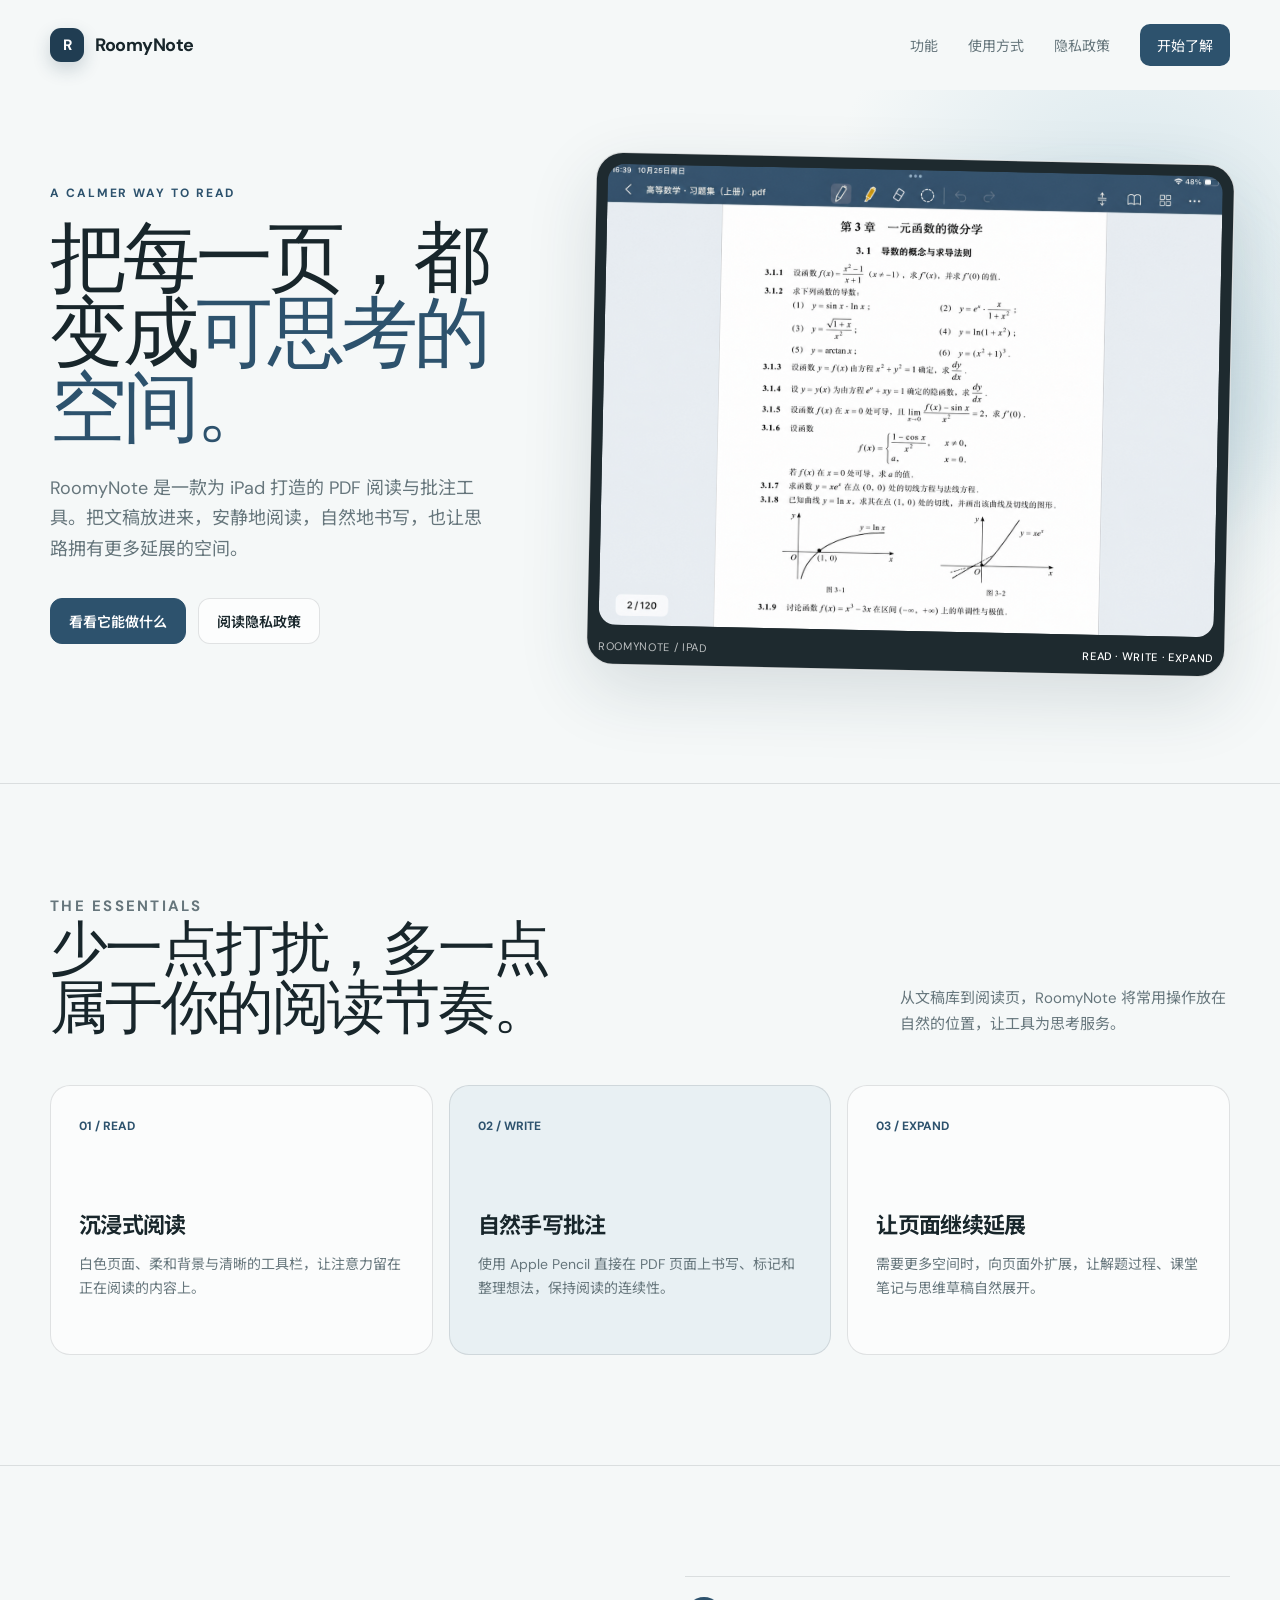
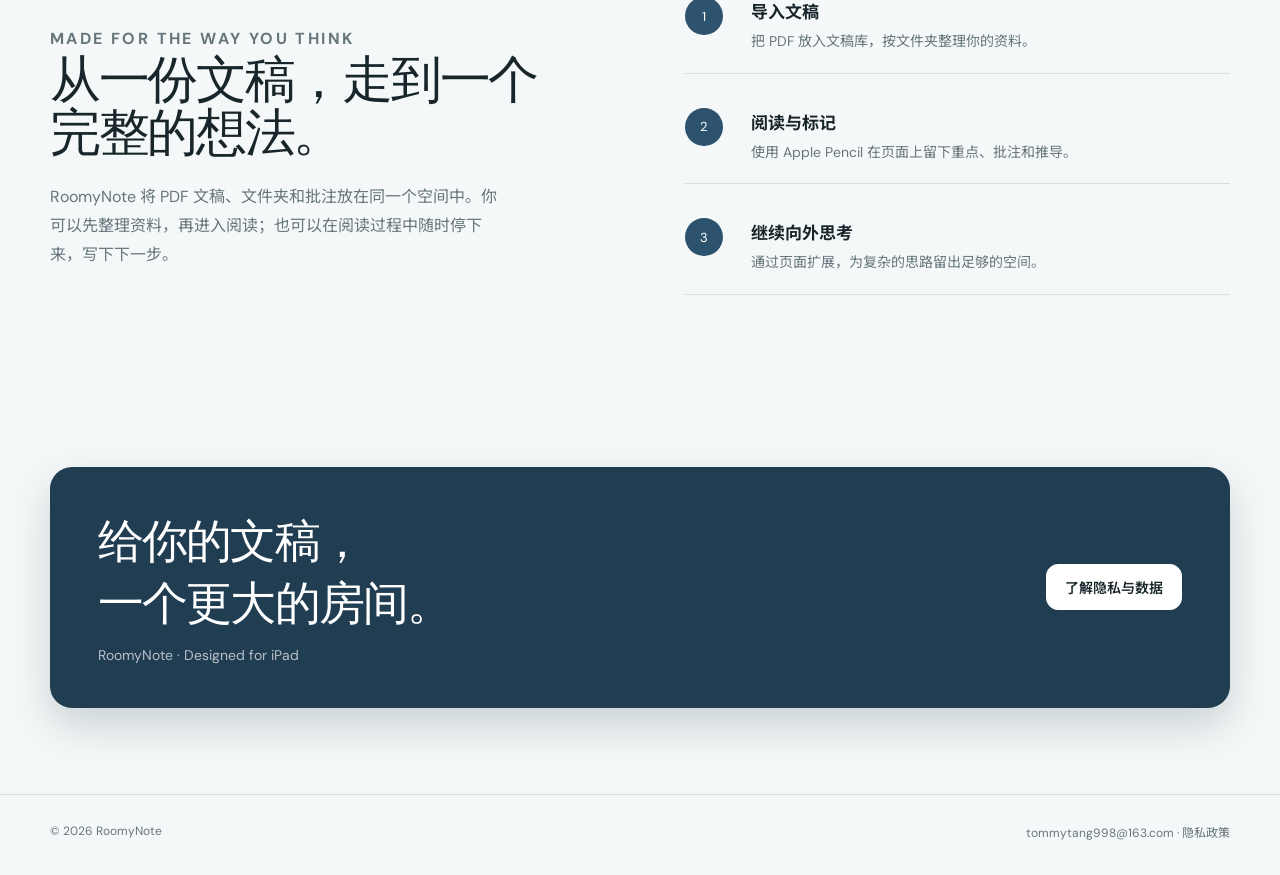
<file: roomynote/index.html>
<!doctype html>
<html lang="zh-CN">
<head>
  <meta charset="utf-8">
  <meta name="viewport" content="width=device-width, initial-scale=1">
  <meta name="description" content="RoomyNote：在 iPad 上阅读、书写、整理 PDF 的文稿空间。">
  <title>RoomyNote — 把每一页，都变成可思考的空间</title>
  <link rel="stylesheet" href="styles.css">
</head>
<body>
  <header class="topbar">
    <div class="shell topbar-inner">
      <a class="brand" href="index.html" aria-label="RoomyNote 首页">
        <span class="brand-mark">R</span><span class="brand-name">RoomyNote</span>
      </a>
      <nav class="nav" aria-label="主导航">
        <a href="#features">功能</a>
        <a href="#workflow">使用方式</a>
        <a href="privacy.html">隐私政策</a>
        <a class="nav-cta" href="#experience">开始了解</a>
      </nav>
    </div>
  </header>

  <main>
    <section class="hero" id="experience">
      <div class="shell hero-grid">
        <div>
          <p class="eyebrow">A calmer way to read</p>
          <h1>把每一页，都变成<em>可思考的空间。</em></h1>
          <p class="hero-copy">RoomyNote 是一款为 iPad 打造的 PDF 阅读与批注工具。把文稿放进来，安静地阅读，自然地书写，也让思路拥有更多延展的空间。</p>
          <div class="hero-actions">
            <a class="button button-primary" href="#features">看看它能做什么</a>
            <a class="button button-secondary" href="privacy.html">阅读隐私政策</a>
          </div>
        </div>
        <div class="device-wrap">
          <div class="device">
            <img src="assets/reader-screen.png" alt="RoomyNote 高等数学微分学习题阅读与批注界面">
            <div class="device-caption"><span>RoomyNote / iPad</span><strong>Read · Write · Expand</strong></div>
          </div>
        </div>
      </div>
    </section>

    <section class="section" id="features">
      <div class="shell">
        <div class="section-heading">
          <div>
            <p class="section-kicker">The essentials</p>
            <h2>少一点打扰，多一点<br>属于你的阅读节奏。</h2>
          </div>
          <p>从文稿库到阅读页，RoomyNote 将常用操作放在自然的位置，让工具为思考服务。</p>
        </div>
        <div class="feature-grid">
          <article class="feature-card">
            <span class="feature-number">01 / READ</span>
            <h3>沉浸式阅读</h3>
            <p>白色页面、柔和背景与清晰的工具栏，让注意力留在正在阅读的内容上。</p>
          </article>
          <article class="feature-card">
            <span class="feature-number">02 / WRITE</span>
            <h3>自然手写批注</h3>
            <p>使用 Apple Pencil 直接在 PDF 页面上书写、标记和整理想法，保持阅读的连续性。</p>
          </article>
          <article class="feature-card">
            <span class="feature-number">03 / EXPAND</span>
            <h3>让页面继续延展</h3>
            <p>需要更多空间时，向页面外扩展，让解题过程、课堂笔记与思维草稿自然展开。</p>
          </article>
        </div>
      </div>
    </section>

    <section class="section" id="workflow">
      <div class="shell story">
        <div class="story-copy">
          <p class="section-kicker">Made for the way you think</p>
          <h2>从一份文稿，走到一个完整的想法。</h2>
          <p>RoomyNote 将 PDF 文稿、文件夹和批注放在同一个空间中。你可以先整理资料，再进入阅读；也可以在阅读过程中随时停下来，写下下一步。</p>
        </div>
        <div class="workflow">
          <div class="workflow-item"><span class="workflow-num">1</span><div><h3>导入文稿</h3><p>把 PDF 放入文稿库，按文件夹整理你的资料。</p></div></div>
          <div class="workflow-item"><span class="workflow-num">2</span><div><h3>阅读与标记</h3><p>使用 Apple Pencil 在页面上留下重点、批注和推导。</p></div></div>
          <div class="workflow-item"><span class="workflow-num">3</span><div><h3>继续向外思考</h3><p>通过页面扩展，为复杂的思路留出足够的空间。</p></div></div>
        </div>
      </div>
    </section>

    <section class="cta">
      <div class="shell">
        <div class="cta-panel">
          <div><h2>给你的文稿，<br>一个更大的房间。</h2><p>RoomyNote · Designed for iPad</p></div>
          <a class="button" href="privacy.html">了解隐私与数据</a>
        </div>
      </div>
    </section>
  </main>

  <footer class="footer">
    <div class="shell footer-inner"><span>© 2026 RoomyNote</span><span><a href="mailto:tommytang998@163.com">tommytang998@163.com</a> · <a href="privacy.html">隐私政策</a></span></div>
  </footer>
</body>
</html>
</file>
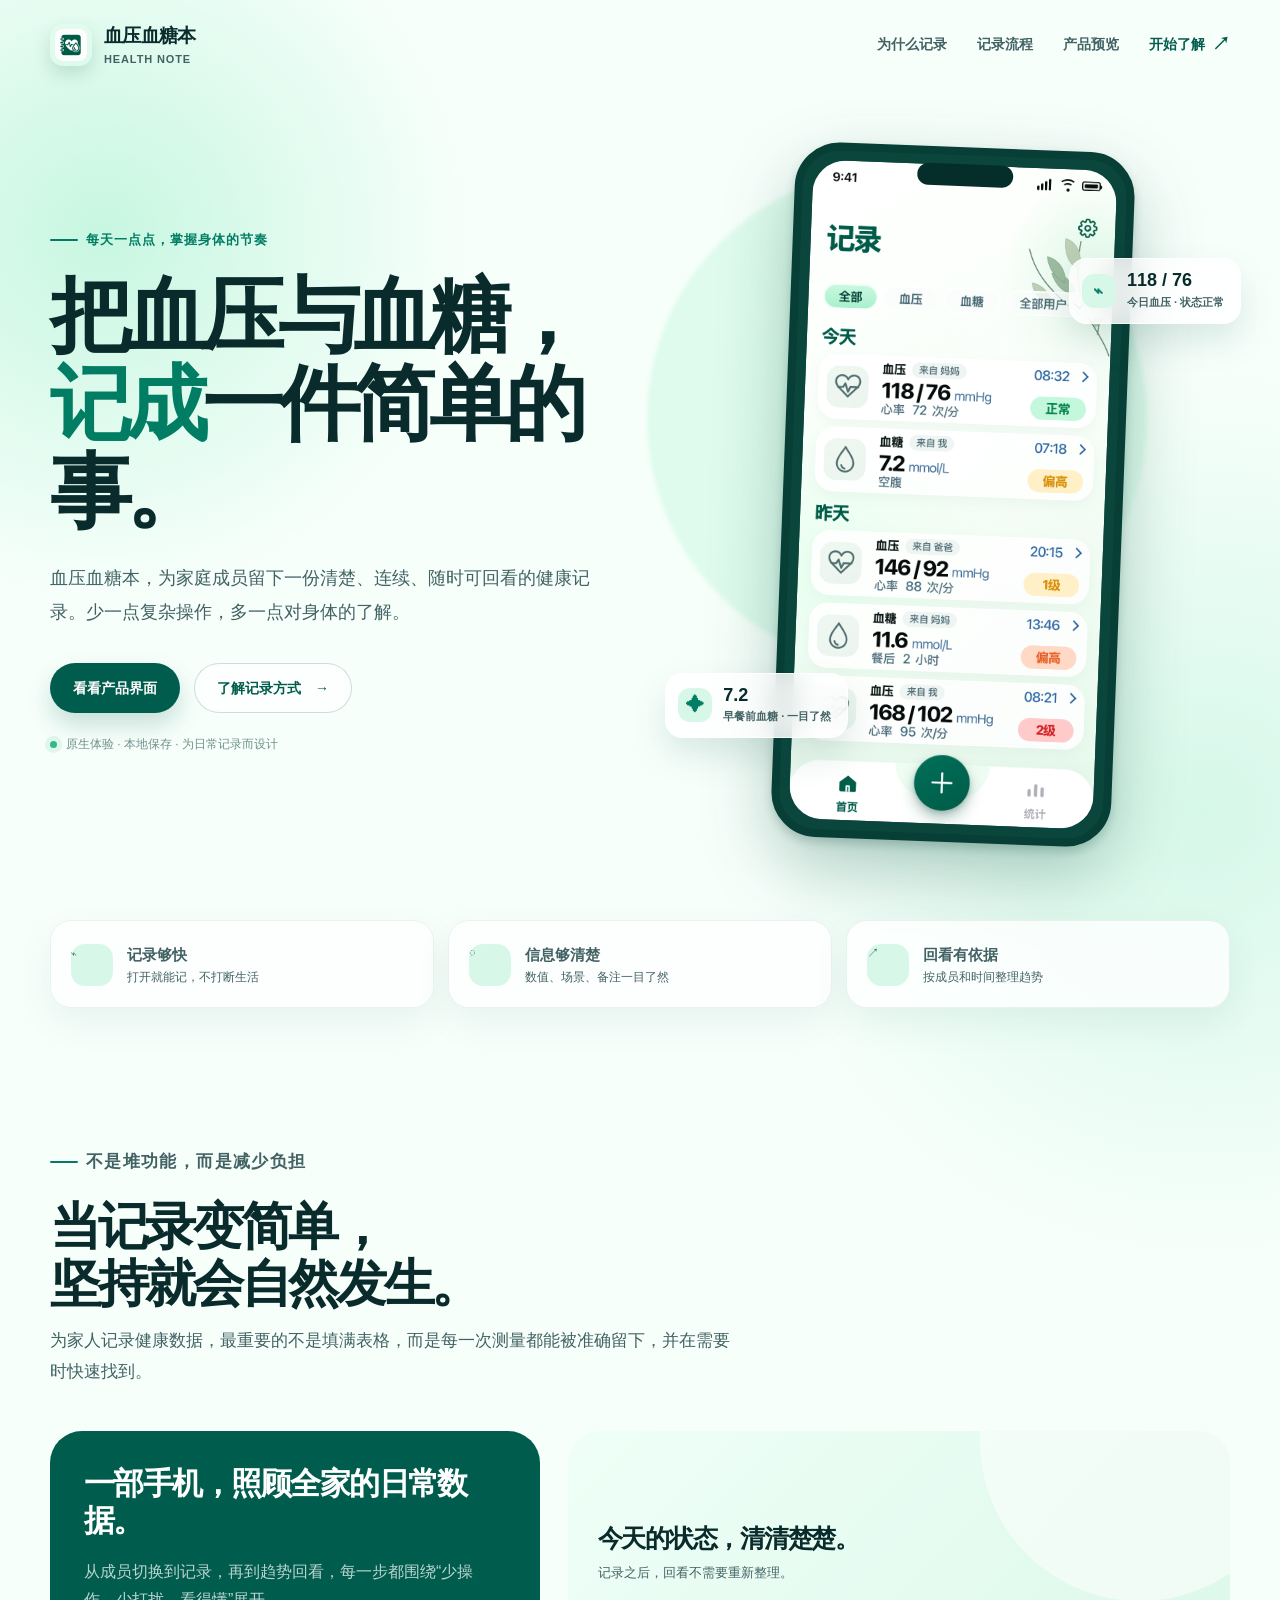
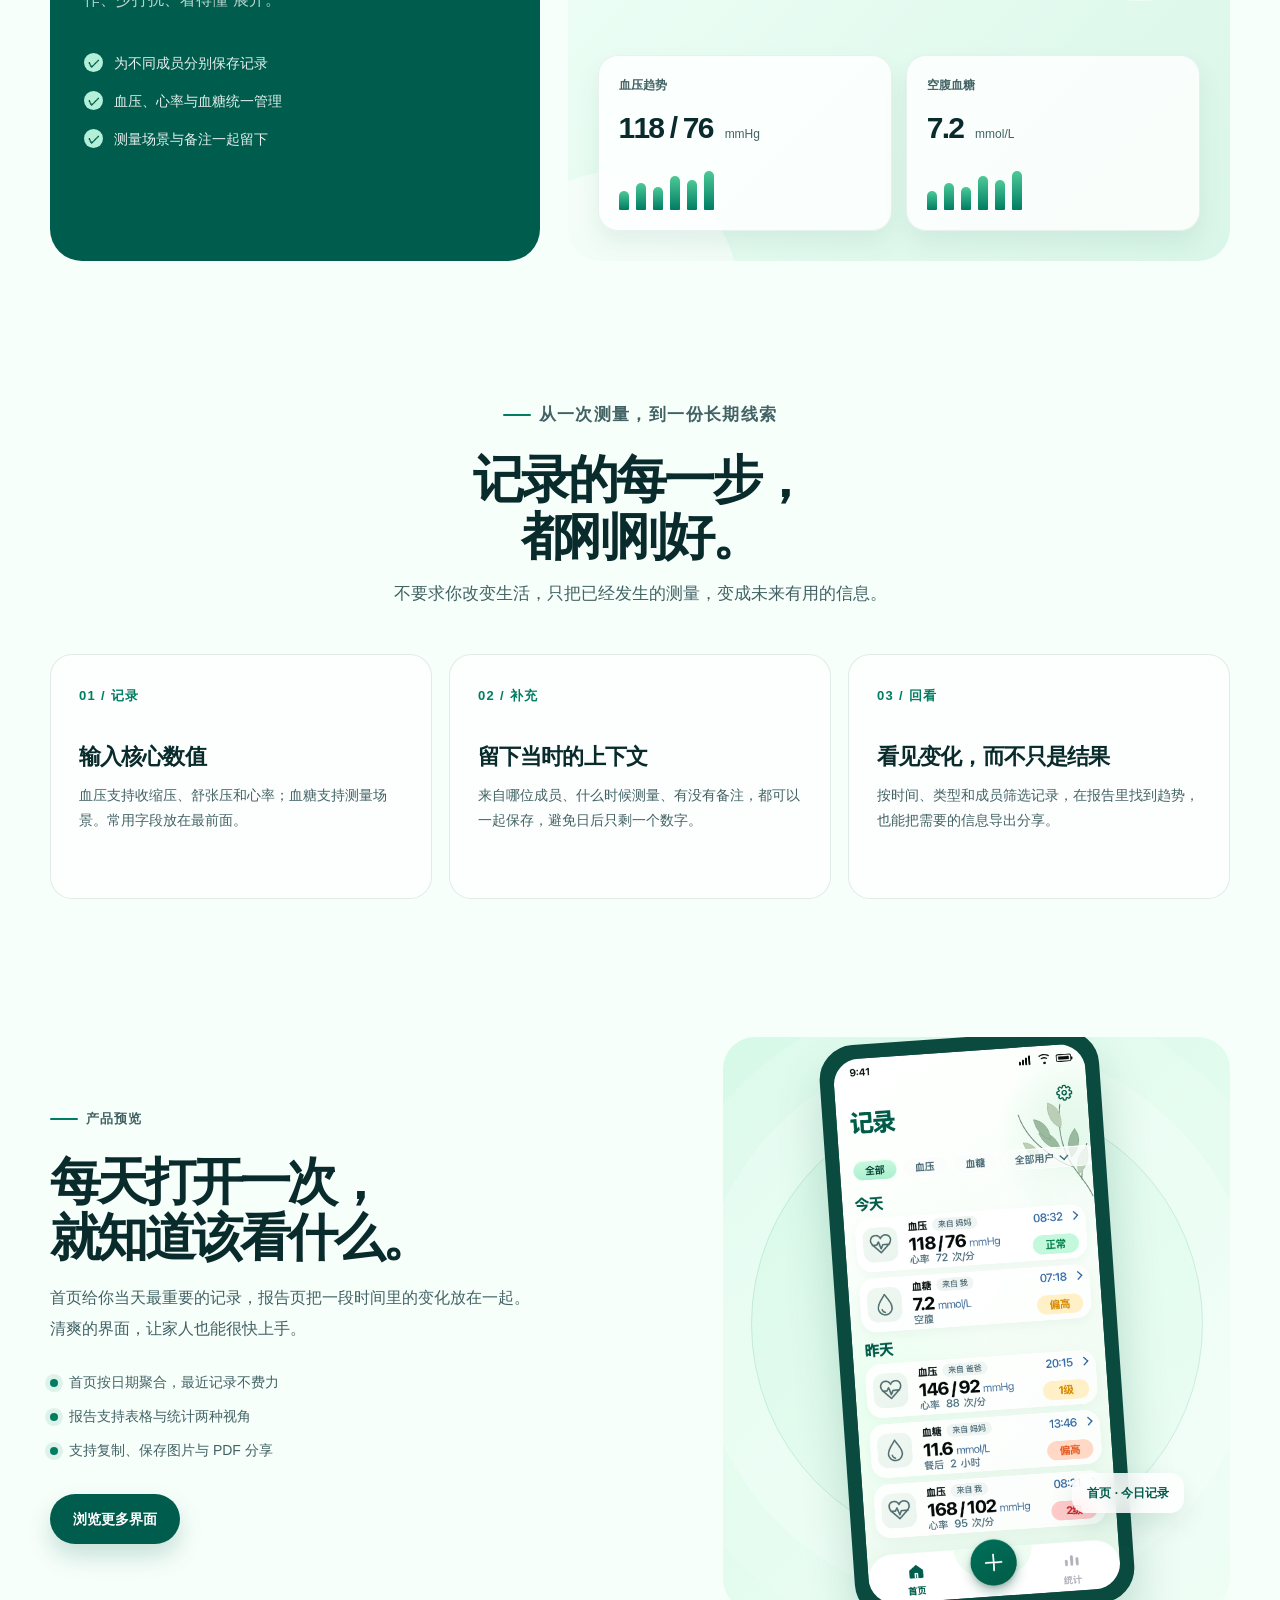
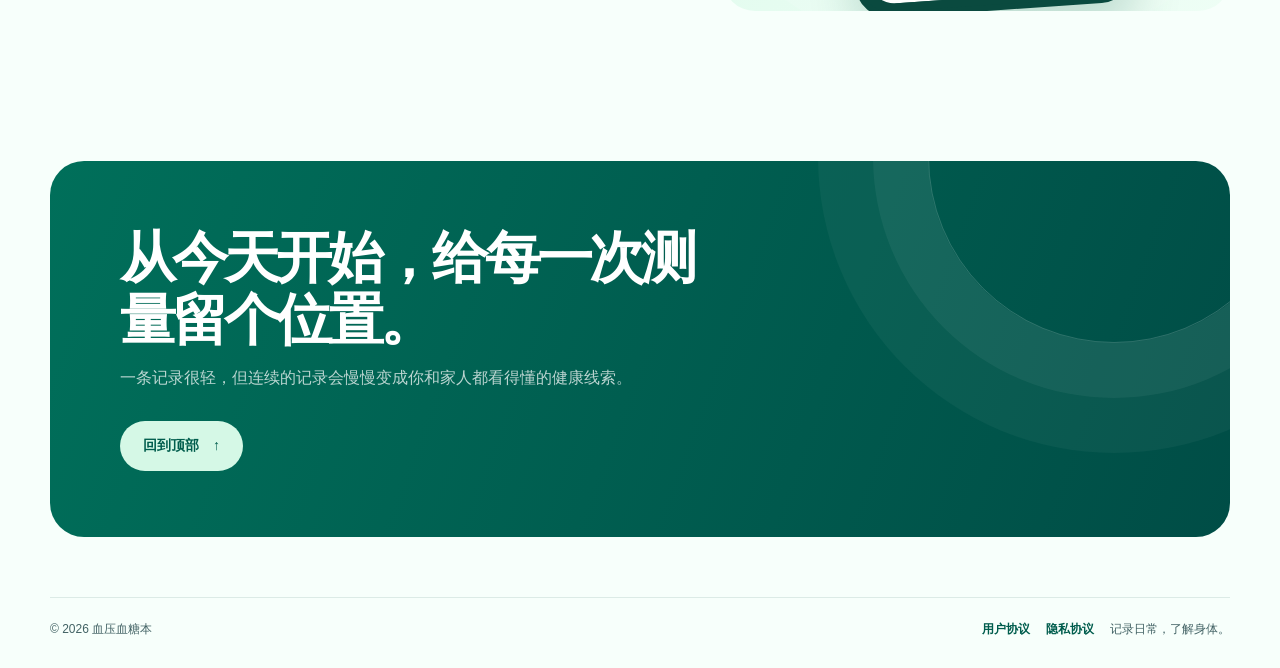
<file: healthnote-index.html>
<!doctype html>
<html lang="zh-CN">
<head>
  <meta charset="utf-8">
  <meta name="viewport" content="width=device-width, initial-scale=1">
  <meta name="theme-color" content="#eafbf3">
  <meta name="description" content="血压血糖本：让血压、血糖记录变得简单、清楚、可持续。">
  <title>血压血糖本 — 把健康记录，变成每天的小习惯</title>
  <style>
    :root {
      --ink: #092b2b;
      --ink-soft: #426264;
      --green: #007d62;
      --green-deep: #005d4d;
      --mint: #d7f8e9;
      --mint-strong: #b4f0d7;
      --paper: #ffffff;
      --line: rgba(0, 72, 56, .11);
      --shadow: 0 22px 60px rgba(0, 90, 66, .12);
      --radius-lg: 32px;
      --radius-md: 22px;
      --max: 1180px;
    }

    * { box-sizing: border-box; }
    html { scroll-behavior: smooth; }
    body {
      margin: 0;
      color: var(--ink);
      background:
        radial-gradient(circle at 8% 6%, rgba(179, 243, 214, .7), transparent 23rem),
        radial-gradient(circle at 94% 21%, rgba(210, 247, 231, .9), transparent 28rem),
        #f7fffb;
      font-family: -apple-system, BlinkMacSystemFont, "SF Pro Display", "PingFang SC", "Helvetica Neue", sans-serif;
      line-height: 1.5;
    }
    body.modal-open { overflow: hidden; }
    a { color: inherit; text-decoration: none; }
    button { font: inherit; }

    .shell { width: min(calc(100% - 48px), var(--max)); margin: 0 auto; }
    .site-header {
      position: relative;
      z-index: 10;
      padding: 22px 0;
    }
    .nav {
      display: flex;
      align-items: center;
      justify-content: space-between;
      gap: 28px;
    }
    .brand { display: inline-flex; align-items: center; gap: 12px; font-weight: 800; letter-spacing: -.04em; }
    .brand-mark {
      width: 42px;
      height: 42px;
      padding: 5px;
      border-radius: 13px;
      object-fit: cover;
      box-shadow: 0 8px 18px rgba(0, 90, 66, .16);
    }
    .brand-name { font-size: 19px; }
    .brand-kicker { display: block; color: var(--ink-soft); font-size: 11px; font-weight: 600; letter-spacing: .08em; }
    .nav-links { display: flex; align-items: center; gap: 30px; color: var(--ink-soft); font-size: 14px; font-weight: 700; }
    .nav-links a { transition: color .2s ease; }
    .nav-links a:hover { color: var(--green); }
    .nav-cta { display: inline-flex; align-items: center; gap: 7px; color: var(--green-deep); font-weight: 800; }
    .nav-cta span { font-size: 18px; transition: transform .2s ease; }
    .nav-cta:hover span { transform: translateX(4px); }
    .menu-button { display: none; border: 0; background: transparent; color: var(--ink); cursor: pointer; font-size: 25px; }

    .hero {
      position: relative;
      min-height: 720px;
      display: grid;
      grid-template-columns: minmax(0, 1.02fr) minmax(380px, .98fr);
      align-items: center;
      gap: 50px;
      padding: 58px 0 96px;
      overflow: visible;
    }
    .hero::before {
      content: "";
      position: absolute;
      z-index: -1;
      width: 500px;
      height: 500px;
      top: 80px;
      right: 7%;
      border-radius: 50%;
      background: rgba(214, 250, 233, .74);
      filter: blur(2px);
    }
    .eyebrow {
      display: inline-flex;
      align-items: center;
      gap: 8px;
      margin: 0 0 22px;
      color: var(--green);
      font-size: 13px;
      font-weight: 800;
      letter-spacing: .08em;
    }
    .eyebrow::before { content: ""; width: 28px; height: 2px; border-radius: 4px; background: var(--green); }
    h1, h2, h3, p { margin-top: 0; }
    .hero h1 {
      max-width: 680px;
      margin-bottom: 24px;
      font-size: clamp(48px, 6.4vw, 82px);
      line-height: 1.08;
      letter-spacing: -.075em;
    }
    .hero h1 em { color: var(--green); font-style: normal; }
    .hero-copy { max-width: 550px; color: var(--ink-soft); font-size: 18px; line-height: 1.9; }
    .hero-actions { display: flex; align-items: center; flex-wrap: wrap; gap: 14px; margin-top: 34px; }
    .button {
      display: inline-flex;
      align-items: center;
      justify-content: center;
      min-height: 50px;
      padding: 0 22px;
      border-radius: 999px;
      border: 1px solid transparent;
      cursor: pointer;
      font-size: 14px;
      font-weight: 800;
      transition: transform .2s ease, box-shadow .2s ease, background .2s ease;
    }
    .button:hover { transform: translateY(-2px); }
    .button-primary { color: #fff; background: var(--green-deep); box-shadow: 0 12px 24px rgba(0, 93, 77, .2); }
    .button-primary:hover { box-shadow: 0 16px 32px rgba(0, 93, 77, .27); }
    .button-secondary { color: var(--green-deep); background: rgba(255,255,255,.7); border-color: rgba(0, 93, 77, .2); }
    .hero-note { display: flex; align-items: center; gap: 9px; margin-top: 22px; color: #71908c; font-size: 12px; }
    .hero-note i { width: 7px; height: 7px; border-radius: 50%; background: #34b986; box-shadow: 0 0 0 5px rgba(52,185,134,.12); }

    .device-stage { position: relative; display: grid; place-items: center; min-height: 620px; }
    .device-stage::after {
      content: "";
      position: absolute;
      width: 290px;
      height: 42px;
      bottom: 22px;
      border-radius: 50%;
      background: rgba(0, 88, 70, .2);
      filter: blur(22px);
    }
    .phone {
      position: relative;
      z-index: 1;
      width: min(340px, 78vw);
      padding: 10px;
      border: 8px solid #073e36;
      border-radius: 45px;
      background: #0b463d;
      box-shadow: 0 28px 70px rgba(0, 75, 58, .28), 0 5px 10px rgba(4, 52, 46, .18);
      transform: rotate(2.2deg);
    }
    .phone::before { content: ""; position: absolute; top: 9px; left: 50%; z-index: 2; width: 96px; height: 22px; border-radius: 20px; background: #052d29; transform: translateX(-50%); }
    .phone-screen { display: block; width: 100%; border-radius: 33px; vertical-align: middle; }
    .float-card {
      position: absolute;
      z-index: 2;
      display: flex;
      align-items: center;
      gap: 11px;
      padding: 12px 16px 12px 12px;
      border: 1px solid rgba(255,255,255,.72);
      border-radius: 18px;
      background: rgba(255,255,255,.82);
      box-shadow: 0 17px 34px rgba(0, 88, 68, .13);
      backdrop-filter: blur(14px);
      font-size: 12px;
      font-weight: 800;
    }
    .float-card strong { display: block; font-size: 18px; line-height: 1.1; }
    .float-card small { display: block; margin-top: 3px; color: var(--ink-soft); font-size: 11px; font-weight: 700; }
    .float-icon { display: grid; place-items: center; width: 34px; height: 34px; border-radius: 12px; color: var(--green); background: var(--mint); font-size: 18px; }
    .float-top { top: 16%; right: -2%; }
    .float-bottom { bottom: 15%; left: -2%; }

    .signal-row { display: grid; grid-template-columns: repeat(3, 1fr); gap: 14px; margin-top: -18px; position: relative; z-index: 2; }
    .signal {
      display: flex;
      align-items: center;
      gap: 14px;
      min-height: 88px;
      padding: 17px 20px;
      border: 1px solid rgba(0, 93, 77, .08);
      border-radius: 21px;
      background: rgba(255,255,255,.78);
      box-shadow: 0 14px 36px rgba(0, 90, 66, .07);
    }
    .signal-icon { display: grid; place-items: center; width: 42px; height: 42px; flex: 0 0 42px; border-radius: 14px; color: var(--green); background: var(--mint); font-size: 20px; }
    .signal strong { display: block; font-size: 15px; }
    .signal span { display: block; margin-top: 2px; color: var(--ink-soft); font-size: 12px; }

    .section { padding: 138px 0 0; }
    .section-heading { max-width: 680px; margin-bottom: 44px; }
    .section-heading h2 { margin-bottom: 14px; font-size: clamp(35px, 4vw, 55px); line-height: 1.1; letter-spacing: -.065em; }
    .section-heading p { color: var(--ink-soft); font-size: 17px; line-height: 1.8; }
    .section-heading.center { margin-right: auto; margin-left: auto; text-align: center; }
    .section-heading.center .eyebrow { justify-content: center; }

    .story-grid { display: grid; grid-template-columns: .85fr 1.15fr; gap: 28px; align-items: stretch; }
    .story-panel { padding: 34px; border-radius: var(--radius-lg); background: var(--green-deep); color: #fff; overflow: hidden; }
    .story-panel h3 { max-width: 390px; margin-bottom: 18px; font-size: 31px; line-height: 1.2; letter-spacing: -.05em; }
    .story-panel p { max-width: 390px; color: rgba(255,255,255,.73); line-height: 1.8; }
    .story-points { display: grid; gap: 17px; margin: 38px 0 0; padding: 0; list-style: none; }
    .story-points li { display: flex; gap: 11px; align-items: flex-start; color: rgba(255,255,255,.9); font-size: 14px; }
    .story-points li::before { content: "✓"; display: grid; place-items: center; width: 19px; height: 19px; flex: 0 0 19px; border-radius: 50%; color: var(--green-deep); background: var(--mint-strong); font-size: 12px; font-weight: 900; }
    .story-visual { position: relative; min-height: 430px; padding: 30px; border-radius: var(--radius-lg); background: linear-gradient(135deg, #effff7, #d9f6e8); overflow: hidden; }
    .story-visual::before, .story-visual::after { content: ""; position: absolute; border-radius: 50%; background: rgba(255,255,255,.55); }
    .story-visual::before { width: 320px; height: 320px; top: -150px; right: -70px; }
    .story-visual::after { width: 240px; height: 240px; bottom: -150px; left: -70px; }
    .mini-dashboard { position: relative; z-index: 1; display: grid; grid-template-columns: 1fr 1fr; gap: 14px; align-items: end; height: 100%; }
    .mini-copy { grid-column: 1 / -1; padding: 8px 0; }
    .mini-copy h3 { margin: 0; font-size: 25px; letter-spacing: -.05em; }
    .mini-copy p { margin: 6px 0 0; color: var(--ink-soft); font-size: 13px; }
    .metric-card { padding: 20px; border: 1px solid rgba(0, 93, 77, .08); border-radius: 20px; background: rgba(255,255,255,.82); box-shadow: 0 12px 25px rgba(0, 90, 66, .08); }
    .metric-card h4 { margin: 0 0 11px; color: var(--ink-soft); font-size: 12px; }
    .metric-number { font-size: 30px; font-weight: 850; letter-spacing: -.06em; }
    .metric-unit { color: var(--ink-soft); font-size: 12px; }
    .chart { display: flex; align-items: end; gap: 7px; height: 42px; margin-top: 18px; }
    .chart b { width: 10px; border-radius: 9px 9px 2px 2px; background: linear-gradient(#4dc998, #007d62); }
    .chart b:nth-child(1) { height: 46%; }.chart b:nth-child(2) { height: 65%; }.chart b:nth-child(3) { height: 54%; }.chart b:nth-child(4) { height: 82%; }.chart b:nth-child(5) { height: 71%; }.chart b:nth-child(6) { height: 93%; }

    .feature-grid { display: grid; grid-template-columns: repeat(3, 1fr); gap: 17px; }
    .feature { min-height: 245px; padding: 28px; border: 1px solid var(--line); border-radius: var(--radius-md); background: rgba(255,255,255,.72); }
    .feature-number { color: var(--green); font-size: 13px; font-weight: 900; letter-spacing: .1em; }
    .feature h3 { margin: 33px 0 10px; font-size: 22px; letter-spacing: -.04em; }
    .feature p { color: var(--ink-soft); font-size: 14px; line-height: 1.8; }

    .preview-section { padding-bottom: 150px; }
    .preview-grid { display: grid; grid-template-columns: 1.12fr .88fr; gap: 28px; align-items: center; }
    .preview-copy { padding: 20px 0; }
    .preview-copy h2 { max-width: 480px; margin-bottom: 17px; font-size: clamp(35px, 4vw, 56px); line-height: 1.1; letter-spacing: -.07em; }
    .preview-copy p { max-width: 480px; color: var(--ink-soft); line-height: 1.9; }
    .preview-list { display: grid; gap: 13px; margin: 28px 0 33px; padding: 0; list-style: none; }
    .preview-list li { display: flex; align-items: center; gap: 11px; color: var(--ink-soft); font-size: 14px; }
    .preview-list li::before { content: ""; width: 8px; height: 8px; border-radius: 50%; background: var(--green); box-shadow: 0 0 0 5px rgba(0,125,98,.1); }
    .preview-art { position: relative; min-height: 560px; display: grid; place-items: center; border-radius: var(--radius-lg); background: linear-gradient(140deg, #d7f9e8, #eefef5); overflow: hidden; }
    .preview-art::before { content: ""; position: absolute; width: 450px; height: 450px; border: 1px solid rgba(0, 125, 98, .12); border-radius: 50%; box-shadow: 0 0 0 55px rgba(255,255,255,.22), 0 0 0 110px rgba(255,255,255,.12); }
    .preview-phone { position: relative; z-index: 1; width: min(280px, 72%); padding: 8px; border: 6px solid #0a4a3f; border-radius: 35px; background: #0a4a3f; box-shadow: 0 28px 48px rgba(0, 90, 66, .2); transform: rotate(-4deg); }
    .preview-phone img { display: block; width: 100%; border-radius: 26px; }
    .preview-label { position: absolute; z-index: 2; right: 9%; bottom: 17%; padding: 11px 15px; border-radius: 14px; background: rgba(255,255,255,.82); box-shadow: 0 12px 25px rgba(0, 90, 66, .1); color: var(--green-deep); font-size: 12px; font-weight: 800; backdrop-filter: blur(10px); }

    .cta { position: relative; margin-bottom: 60px; padding: 66px 70px; border-radius: 34px; background: linear-gradient(110deg, #006f5a, #004d46); color: #fff; overflow: hidden; }
    .cta::after { content: ""; position: absolute; width: 370px; height: 370px; right: -70px; top: -190px; border: 1px solid rgba(255,255,255,.18); border-radius: 50%; box-shadow: 0 0 0 55px rgba(255,255,255,.05), 0 0 0 110px rgba(255,255,255,.04); }
    .cta h2 { position: relative; z-index: 1; max-width: 620px; margin-bottom: 14px; font-size: clamp(35px, 4.5vw, 56px); line-height: 1.1; letter-spacing: -.07em; }
    .cta p { position: relative; z-index: 1; max-width: 520px; margin-bottom: 28px; color: rgba(255,255,255,.73); line-height: 1.8; }
    .cta .button-primary { color: var(--green-deep); background: #d5f8e6; box-shadow: none; }
    .site-footer { padding: 0 0 30px; color: var(--ink-soft); font-size: 12px; }
    .footer-line { display: flex; justify-content: space-between; gap: 20px; padding-top: 22px; border-top: 1px solid var(--line); }
    .footer-links { display: inline-flex; align-items: center; gap: 16px; }
    .footer-links a { color: var(--green-deep); font-weight: 700; }
    .footer-links a:hover { color: var(--green); }

    .modal { position: fixed; inset: 0; z-index: 50; display: grid; place-items: center; padding: 24px; background: rgba(5, 35, 31, .58); opacity: 0; pointer-events: none; transition: opacity .25s ease; }
    .modal.is-open { opacity: 1; pointer-events: auto; }
    .modal-card { position: relative; width: min(930px, 100%); max-height: min(820px, 92vh); padding: 17px; overflow: auto; border-radius: 28px; background: #effdf6; transform: translateY(15px) scale(.98); transition: transform .25s ease; }
    .modal.is-open .modal-card { transform: translateY(0) scale(1); }
    .modal-close { position: absolute; z-index: 2; top: 18px; right: 18px; display: grid; place-items: center; width: 40px; height: 40px; border: 0; border-radius: 50%; color: var(--ink); background: rgba(255,255,255,.82); cursor: pointer; font-size: 23px; }
    .modal-title { margin: 6px 55px 16px 10px; font-size: 22px; letter-spacing: -.04em; }
    .preview-options { display: grid; grid-template-columns: repeat(3, 1fr); gap: 13px; }
    .preview-option { border: 0; padding: 8px; border-radius: 18px; background: #fff; cursor: pointer; text-align: left; }
    .preview-option img { display: block; width: 100%; height: 210px; object-fit: cover; object-position: top; border-radius: 13px; }
    .preview-option span { display: block; padding: 10px 4px 3px; color: var(--ink); font-size: 13px; font-weight: 800; }

    @media (max-width: 900px) {
      .hero { grid-template-columns: 1fr; min-height: auto; padding-top: 42px; }
      .hero-copy { max-width: 650px; }
      .device-stage { min-height: 570px; margin-top: -16px; }
      .story-grid, .preview-grid { grid-template-columns: 1fr; }
      .story-visual { min-height: 360px; }
      .preview-art { min-height: 510px; order: -1; }
    }
    @media (max-width: 680px) {
      .shell { width: min(calc(100% - 32px), var(--max)); }
      .site-header { padding-top: 16px; }
      .nav-links { position: absolute; top: 74px; left: 16px; right: 16px; display: none; flex-direction: column; align-items: stretch; gap: 0; padding: 10px; border: 1px solid var(--line); border-radius: 18px; background: rgba(255,255,255,.94); box-shadow: var(--shadow); }
      .nav-links.is-open { display: flex; }
      .nav-links a { padding: 12px; }
      .nav-cta { justify-content: space-between; }
      .menu-button { display: block; }
      .hero { gap: 10px; padding-bottom: 55px; }
      .hero h1 { font-size: clamp(45px, 14vw, 66px); }
      .hero-copy { font-size: 16px; line-height: 1.8; }
      .device-stage { min-height: 510px; }
      .phone { width: min(310px, 79vw); }
      .float-top { right: -3%; top: 14%; }
      .float-bottom { left: -3%; bottom: 13%; }
      .signal-row, .feature-grid { grid-template-columns: 1fr; }
      .signal { min-height: 76px; }
      .section { padding-top: 95px; }
      .story-panel, .story-visual { padding: 25px; }
      .story-visual { min-height: 350px; }
      .preview-art { min-height: 430px; }
      .preview-phone { width: min(250px, 68%); }
      .cta { padding: 42px 26px; border-radius: 27px; }
      .footer-line { flex-direction: column; gap: 8px; }
      .preview-options { grid-template-columns: 1fr; }
      .preview-option { display: grid; grid-template-columns: 110px 1fr; gap: 8px; align-items: center; }
      .preview-option img { height: 150px; }
      .preview-option span { padding: 0 4px; }
    }
  </style>
</head>
<body>
  <header class="site-header">
    <div class="shell nav">
      <a class="brand" href="#top" aria-label="血压血糖本首页">
        <img class="brand-mark" src="healthnote-assets/app-icon.png" alt="">
        <span><span class="brand-name">血压血糖本</span><span class="brand-kicker">HEALTH NOTE</span></span>
      </a>
      <button class="menu-button" aria-label="打开菜单" aria-expanded="false">☰</button>
      <nav class="nav-links" aria-label="主导航">
        <a href="#why">为什么记录</a>
        <a href="#flow">记录流程</a>
        <a href="#preview">产品预览</a>
        <a class="nav-cta" href="#start">开始了解 <span>↗</span></a>
      </nav>
    </div>
  </header>

  <main id="top">
    <section class="shell hero">
      <div class="hero-content">
        <p class="eyebrow">每天一点点，掌握身体的节奏</p>
        <h1>把血压与血糖，<em>记成</em>一件简单的事。</h1>
        <p class="hero-copy">血压血糖本，为家庭成员留下一份清楚、连续、随时可回看的健康记录。少一点复杂操作，多一点对身体的了解。</p>
        <div class="hero-actions">
          <a class="button button-primary" href="#preview">看看产品界面</a>
          <a class="button button-secondary" href="#why">了解记录方式 <span aria-hidden="true">　→</span></a>
        </div>
        <p class="hero-note"><i></i> 原生体验 · 本地保存 · 为日常记录而设计</p>
      </div>

      <div class="device-stage" aria-label="首页产品预览">
        <div class="float-card float-top">
          <span class="float-icon">⌁</span>
          <span><strong>118 / 76</strong><small>今日血压 · 状态正常</small></span>
        </div>
        <div class="phone">
          <img class="phone-screen" src="healthnote-assets/home-screenshot.png" alt="血压血糖本首页：按日期展示血压和血糖记录">
        </div>
        <div class="float-card float-bottom">
          <span class="float-icon">✦</span>
          <span><strong>7.2</strong><small>早餐前血糖 · 一目了然</small></span>
        </div>
      </div>
    </section>

    <section class="shell signal-row" aria-label="产品特点">
      <div class="signal"><span class="signal-icon">⌁</span><span><strong>记录够快</strong><span>打开就能记，不打断生活</span></span></div>
      <div class="signal"><span class="signal-icon">◌</span><span><strong>信息够清楚</strong><span>数值、场景、备注一目了然</span></span></div>
      <div class="signal"><span class="signal-icon">↗</span><span><strong>回看有依据</strong><span>按成员和时间整理趋势</span></span></div>
    </section>

    <section class="shell section" id="why">
      <div class="section-heading">
        <p class="eyebrow">不是堆功能，而是减少负担</p>
        <h2>当记录变简单，<br>坚持就会自然发生。</h2>
        <p>为家人记录健康数据，最重要的不是填满表格，而是每一次测量都能被准确留下，并在需要时快速找到。</p>
      </div>
      <div class="story-grid">
        <article class="story-panel">
          <h3>一部手机，照顾全家的日常数据。</h3>
          <p>从成员切换到记录，再到趋势回看，每一步都围绕“少操作、少打扰、看得懂”展开。</p>
          <ul class="story-points">
            <li>为不同成员分别保存记录</li>
            <li>血压、心率与血糖统一管理</li>
            <li>测量场景与备注一起留下</li>
          </ul>
        </article>
        <div class="story-visual">
          <div class="mini-dashboard">
            <div class="mini-copy"><h3>今天的状态，清清楚楚。</h3><p>记录之后，回看不需要重新整理。</p></div>
            <div class="metric-card"><h4>血压趋势</h4><span class="metric-number">118 / 76</span><span class="metric-unit">　mmHg</span><div class="chart"><b></b><b></b><b></b><b></b><b></b><b></b></div></div>
            <div class="metric-card"><h4>空腹血糖</h4><span class="metric-number">7.2</span><span class="metric-unit">　mmol/L</span><div class="chart"><b></b><b></b><b></b><b></b><b></b><b></b></div></div>
          </div>
        </div>
      </div>
    </section>

    <section class="shell section" id="flow">
      <div class="section-heading center">
        <p class="eyebrow">从一次测量，到一份长期线索</p>
        <h2>记录的每一步，<br>都刚刚好。</h2>
        <p>不要求你改变生活，只把已经发生的测量，变成未来有用的信息。</p>
      </div>
      <div class="feature-grid">
        <article class="feature"><span class="feature-number">01 / 记录</span><h3>输入核心数值</h3><p>血压支持收缩压、舒张压和心率；血糖支持测量场景。常用字段放在最前面。</p></article>
        <article class="feature"><span class="feature-number">02 / 补充</span><h3>留下当时的上下文</h3><p>来自哪位成员、什么时候测量、有没有备注，都可以一起保存，避免日后只剩一个数字。</p></article>
        <article class="feature"><span class="feature-number">03 / 回看</span><h3>看见变化，而不只是结果</h3><p>按时间、类型和成员筛选记录，在报告里找到趋势，也能把需要的信息导出分享。</p></article>
      </div>
    </section>

    <section class="shell section preview-section" id="preview">
      <div class="preview-grid">
        <div class="preview-copy">
          <p class="eyebrow">产品预览</p>
          <h2>每天打开一次，<br>就知道该看什么。</h2>
          <p>首页给你当天最重要的记录，报告页把一段时间里的变化放在一起。清爽的界面，让家人也能很快上手。</p>
          <ul class="preview-list">
            <li>首页按日期聚合，最近记录不费力</li>
            <li>报告支持表格与统计两种视角</li>
            <li>支持复制、保存图片与 PDF 分享</li>
          </ul>
          <button class="button button-primary" data-open-preview>浏览更多界面</button>
        </div>
        <div class="preview-art">
          <div class="preview-phone"><img src="healthnote-assets/home-screenshot.png" alt="血压血糖本首页界面预览"></div>
          <span class="preview-label">首页 · 今日记录</span>
        </div>
      </div>
    </section>

    <section class="shell" id="start">
      <div class="cta">
        <h2>从今天开始，给每一次测量留个位置。</h2>
        <p>一条记录很轻，但连续的记录会慢慢变成你和家人都看得懂的健康线索。</p>
        <a class="button button-primary" href="#top">回到顶部　↑</a>
      </div>
    </section>
  </main>

  <footer class="shell site-footer">
    <div class="footer-line">
      <span>© 2026 血压血糖本</span>
      <span class="footer-links">
        <a href="healthnote-assets/user-agreement.html">用户协议</a>
        <a href="healthnote-assets/privacy-policy.html">隐私协议</a>
        <span>记录日常，了解身体。</span>
      </span>
    </div>
  </footer>

  <div class="modal" role="dialog" aria-modal="true" aria-labelledby="preview-title" aria-hidden="true">
    <div class="modal-card">
      <button class="modal-close" aria-label="关闭预览">×</button>
      <h2 class="modal-title" id="preview-title">产品界面预览</h2>
      <div class="preview-options">
        <button class="preview-option"><img src="healthnote-assets/home-screenshot.png" alt="首页界面"><span>首页 · 记录概览</span></button>
        <button class="preview-option"><img src="healthnote-assets/report-statistics.png" alt="报告统计页界面"><span>报告 · 趋势统计</span></button>
        <button class="preview-option"><img src="healthnote-assets/report-table.png" alt="报告表格页界面"><span>报告 · 历史表格</span></button>
      </div>
    </div>
  </div>

  <script>
    const menuButton = document.querySelector('.menu-button');
    const navLinks = document.querySelector('.nav-links');
    const modal = document.querySelector('.modal');
    const previewButton = document.querySelector('[data-open-preview]');
    const closeButton = document.querySelector('.modal-close');

    menuButton.addEventListener('click', () => {
      const open = navLinks.classList.toggle('is-open');
      menuButton.setAttribute('aria-expanded', String(open));
    });

    navLinks.addEventListener('click', (event) => {
      if (event.target.closest('a')) {
        navLinks.classList.remove('is-open');
        menuButton.setAttribute('aria-expanded', 'false');
      }
    });

    function openModal() {
      modal.classList.add('is-open');
      modal.setAttribute('aria-hidden', 'false');
      document.body.classList.add('modal-open');
      closeButton.focus();
    }

    function closeModal() {
      modal.classList.remove('is-open');
      modal.setAttribute('aria-hidden', 'true');
      document.body.classList.remove('modal-open');
      previewButton.focus();
    }

    previewButton.addEventListener('click', openModal);
    closeButton.addEventListener('click', closeModal);
    modal.addEventListener('click', (event) => { if (event.target === modal) closeModal(); });
    document.addEventListener('keydown', (event) => { if (event.key === 'Escape' && modal.classList.contains('is-open')) closeModal(); });
  </script>
</body>
</html>
</file>
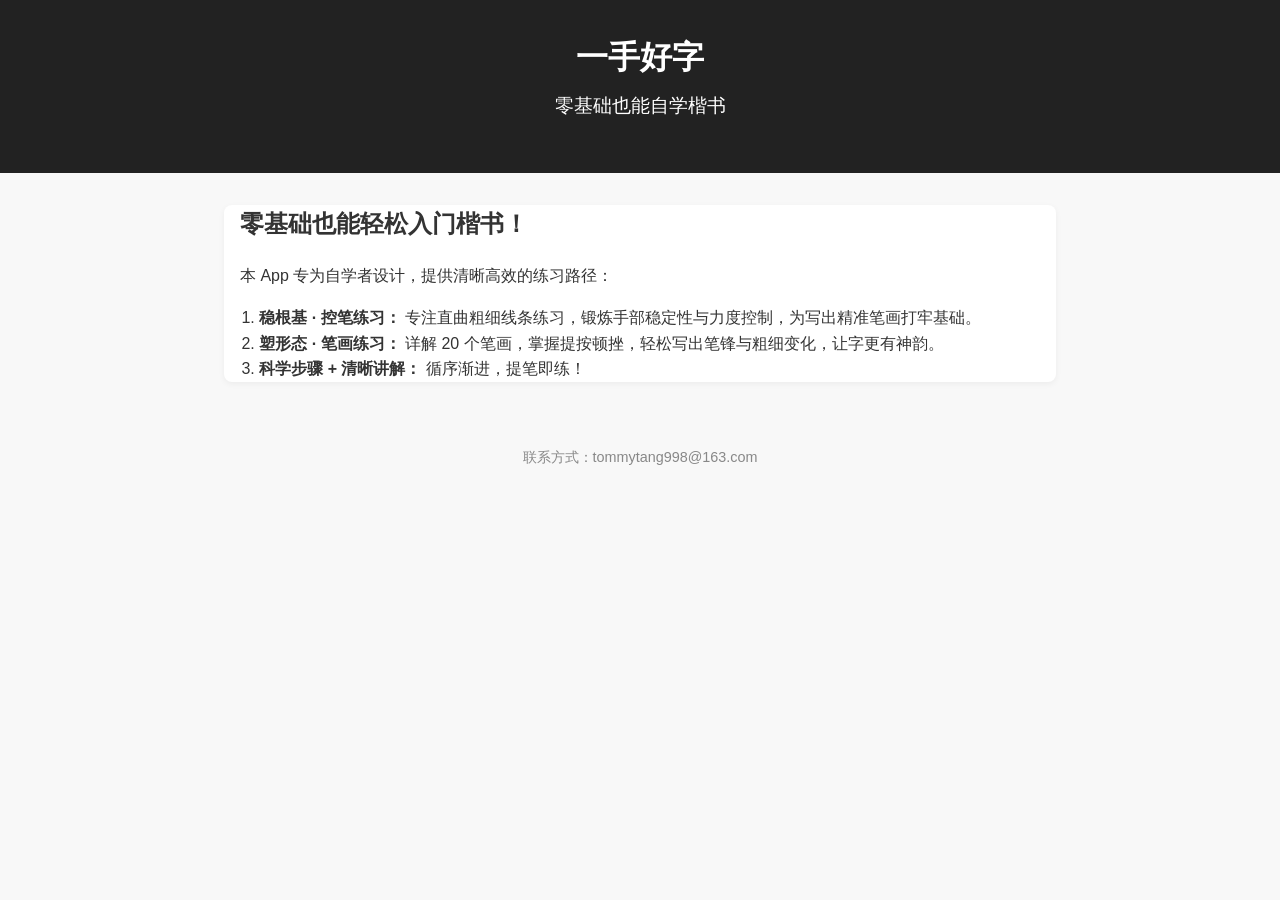
<file: writting-index.html>
<!DOCTYPE html>
<html lang="zh">
<head>
  <meta charset="UTF-8">
  <meta name="viewport" content="width=device-width, initial-scale=1.0">
  <title>一手好字</title>
  <style>
    body {
      font-family: -apple-system, BlinkMacSystemFont, "Helvetica Neue", sans-serif;
      margin: 0;
      padding: 0;
      background-color: #f8f8f8;
      color: #333;
      line-height: 1.6;
    }
    header {
      background-color: #222;
      color: white;
      padding: 2rem 1rem;
      text-align: center;
    }
    header h1 {
      margin: 0;
      font-size: 2rem;
    }
    header p {
      font-size: 1.2rem;
      margin-top: 0.5rem;
    }
    main {
      max-width: 800px;
      margin: 2rem auto;
      padding: 0 1rem;
      background: white;
      border-radius: 8px;
      box-shadow: 0 2px 6px rgba(0,0,0,0.05);
    }
    main h2 {
      font-size: 1.5rem;
      margin-top: 0;
    }
    main ol {
      padding-left: 1.2rem;
    }
    footer {
      text-align: center;
      font-size: 0.9rem;
      padding: 2rem 1rem;
      color: #888;
    }
  </style>
</head>
<body>
  <header>
    <h1>一手好字</h1>
    <p>零基础也能自学楷书</p>
  </header>

  <main>
    <h2>零基础也能轻松入门楷书！</h2>
    <p>本 App 专为自学者设计，提供清晰高效的练习路径：</p>
    <ol>
      <li>
        <strong>稳根基 · 控笔练习：</strong> 专注直曲粗细线条练习，锻炼手部稳定性与力度控制，为写出精准笔画打牢基础。
      </li>
      <li>
        <strong>塑形态 · 笔画练习：</strong> 详解 20 个笔画，掌握提按顿挫，轻松写出笔锋与粗细变化，让字更有神韵。
      </li>
      <li>
        <strong>科学步骤 + 清晰讲解：</strong> 循序渐进，提笔即练！
      </li>
    </ol>
  </main>

  <footer>
    联系方式：<span id="email-placeholder">tommytang998@163.com</span>
  </footer>
</body>
</html>
</file>
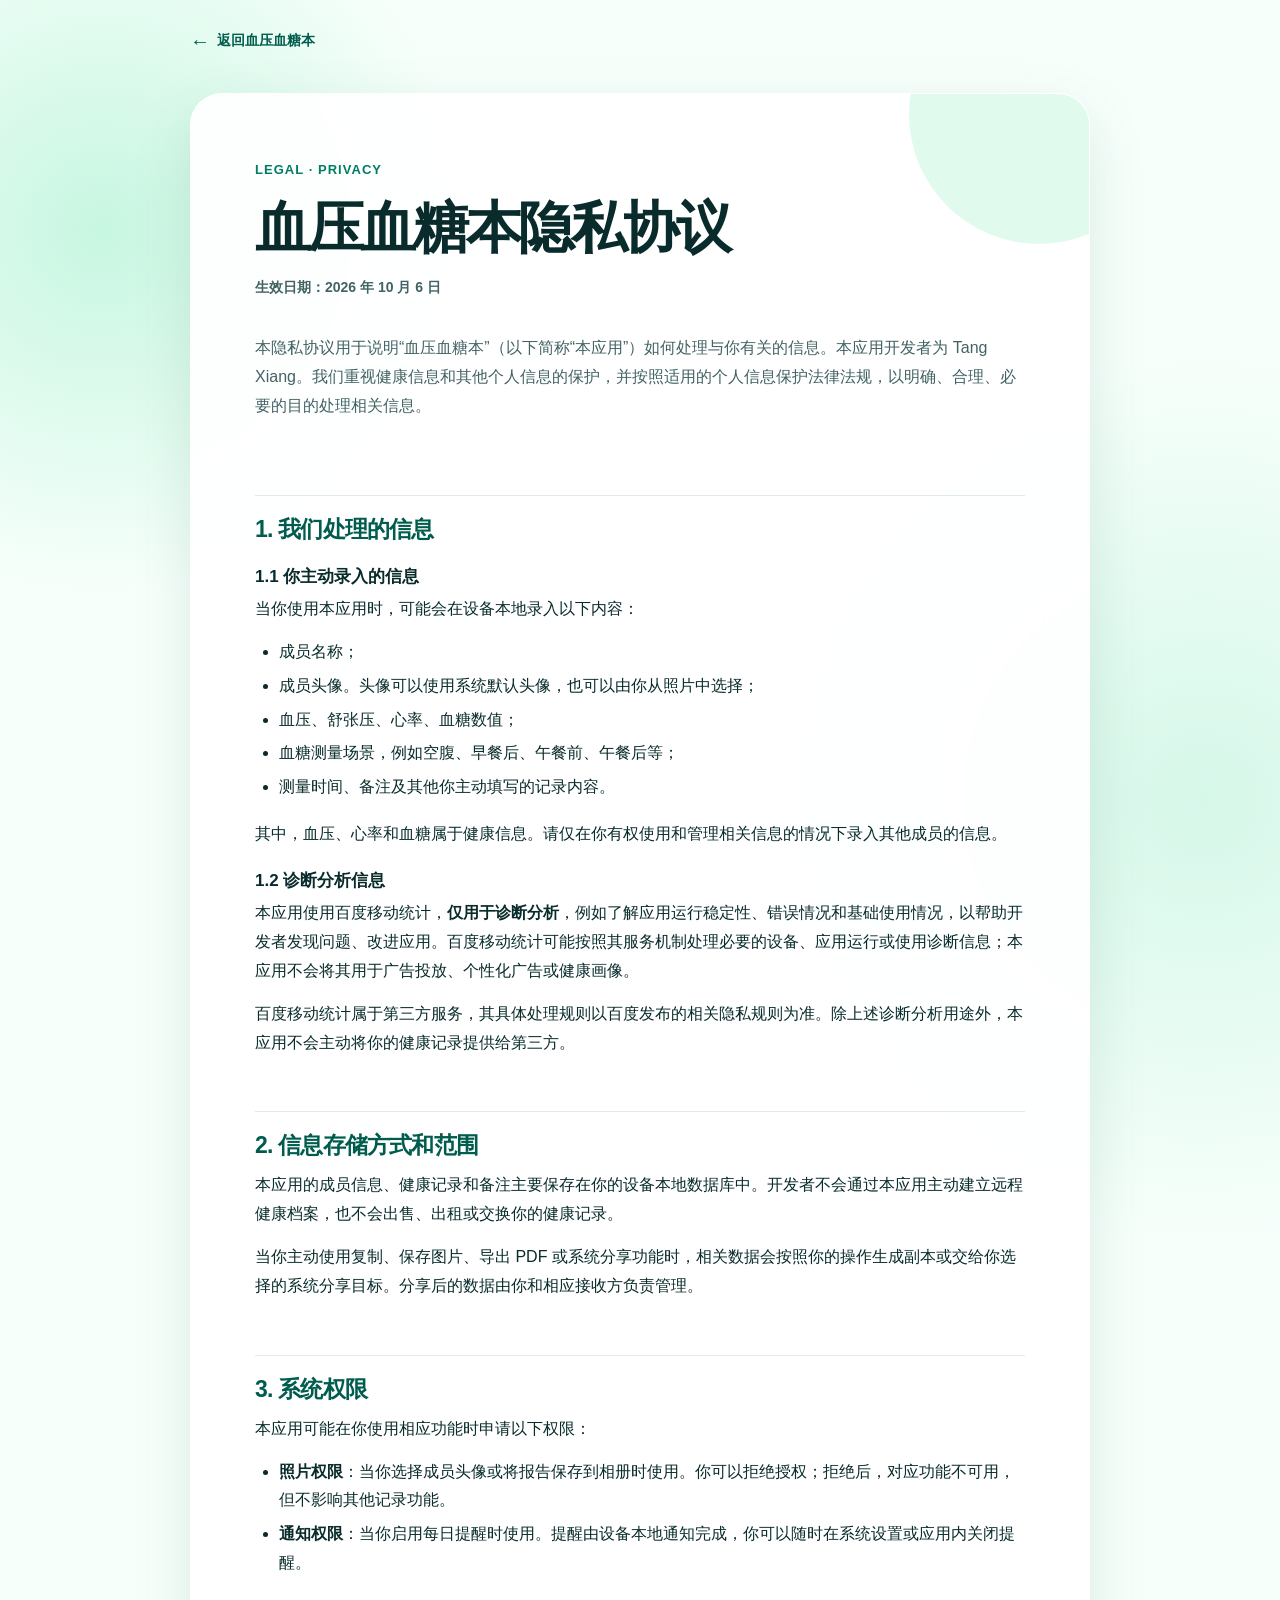
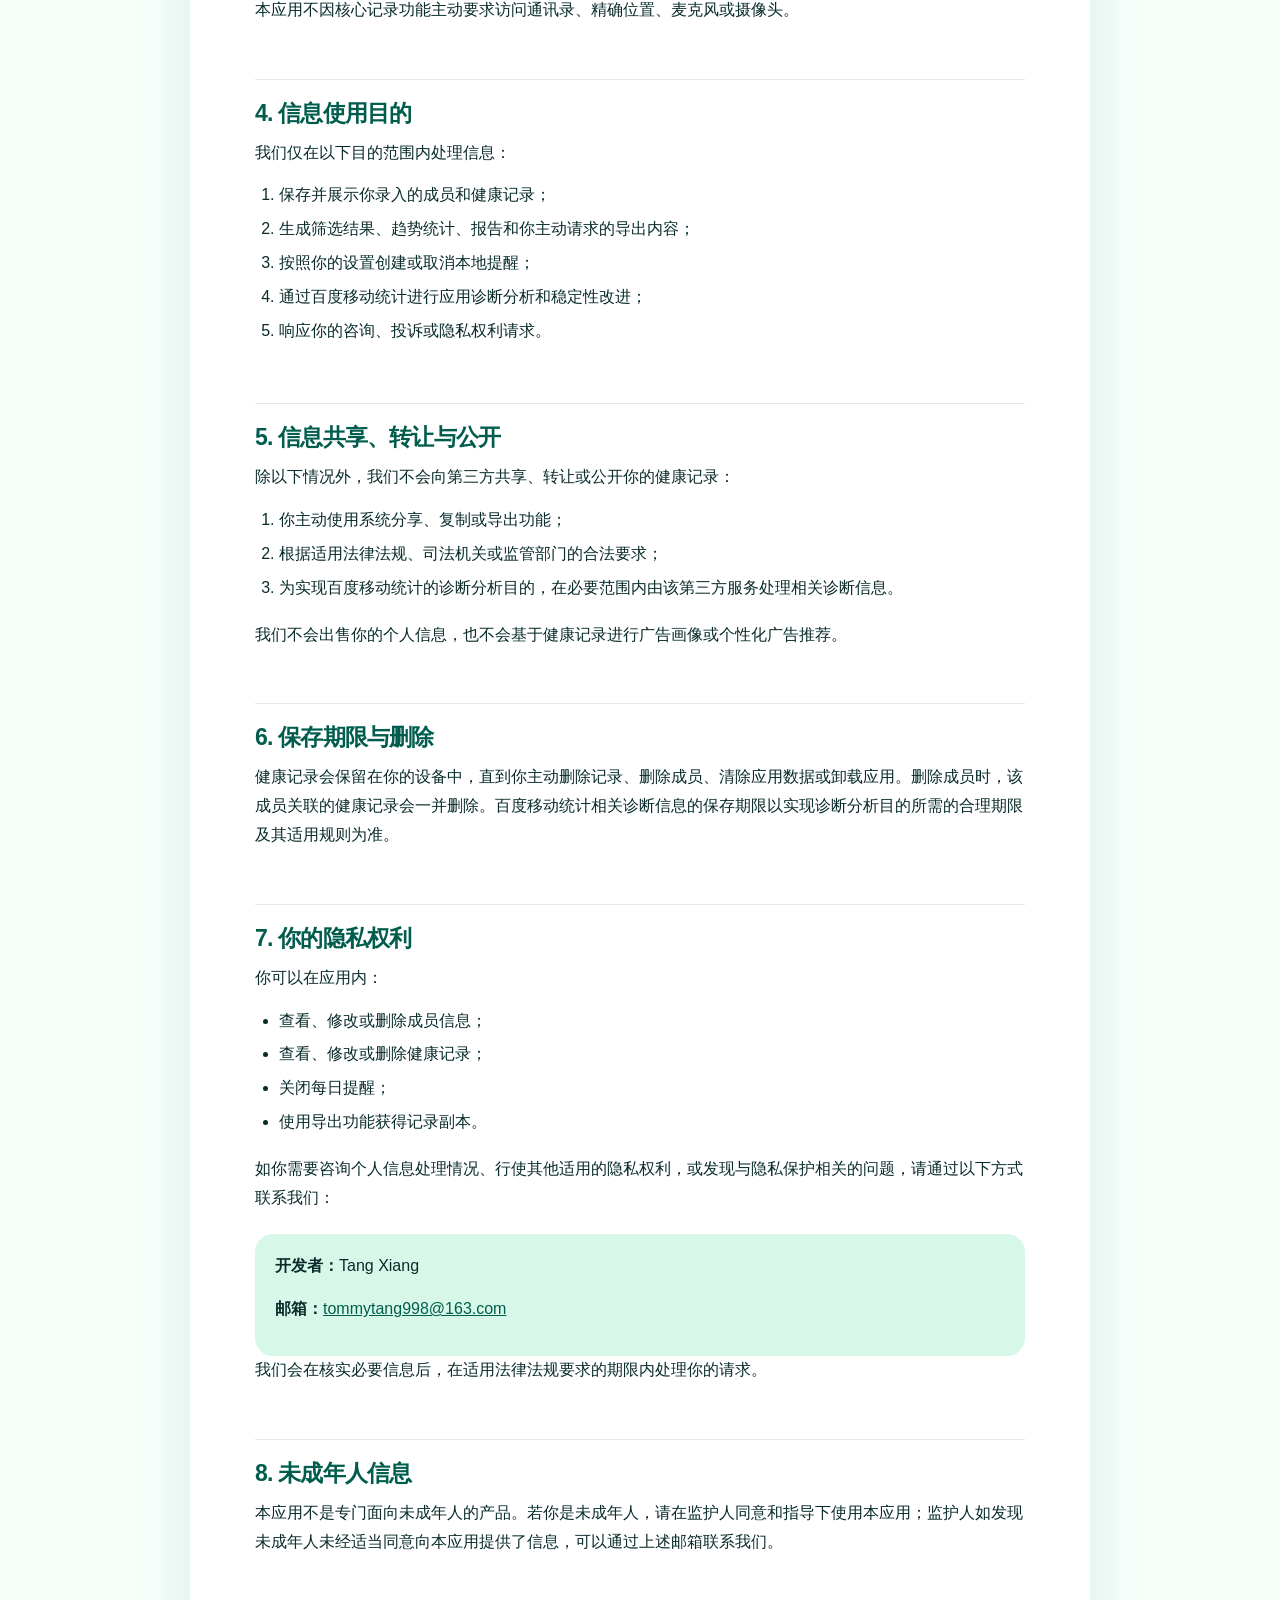
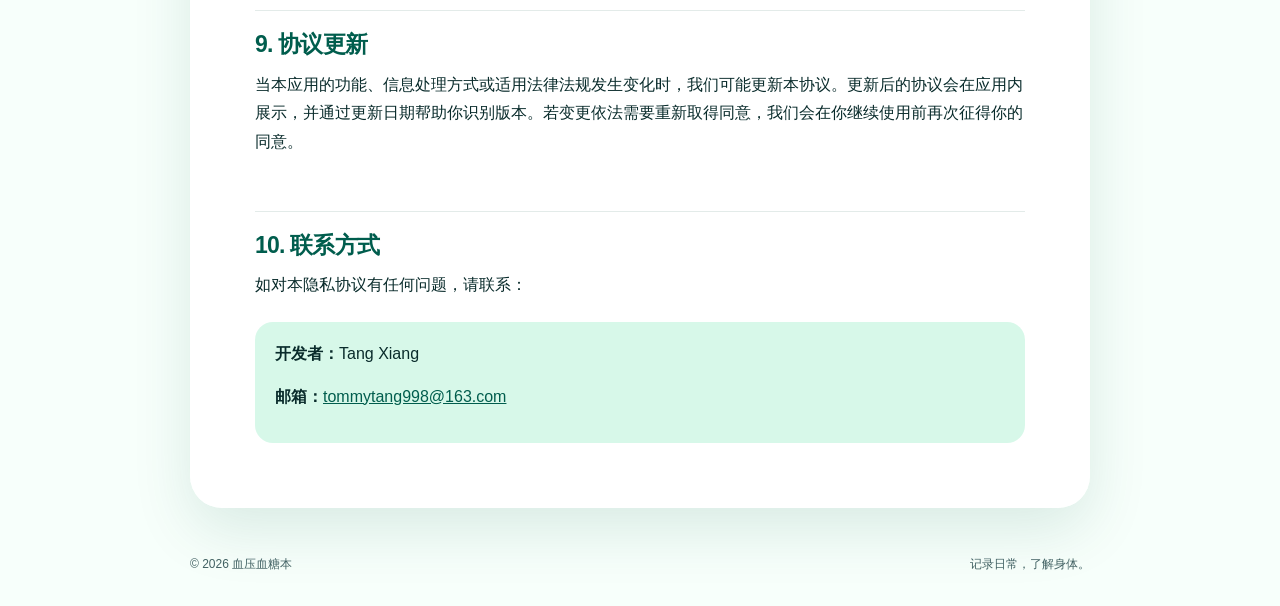
<file: healthnote-assets/privacy-policy.html>
<!doctype html>
<html lang="zh-CN">
<head>
  <meta charset="utf-8">
  <meta name="viewport" content="width=device-width, initial-scale=1">
  <meta name="theme-color" content="#eafbf3">
  <meta name="description" content="血压血糖本隐私协议">
  <title>血压血糖本隐私协议</title>
  <style>
    :root {
      --ink: #092b2b;
      --ink-soft: #426264;
      --green: #007d62;
      --green-deep: #005d4d;
      --mint: #d7f8e9;
      --paper: rgba(255, 255, 255, .92);
      --line: rgba(0, 72, 56, .11);
      --shadow: 0 22px 60px rgba(0, 90, 66, .12);
    }

    * { box-sizing: border-box; }
    html { scroll-behavior: smooth; }
    body {
      margin: 0;
      color: var(--ink);
      background:
        radial-gradient(circle at 8% 6%, rgba(179, 243, 214, .7), transparent 23rem),
        radial-gradient(circle at 94% 21%, rgba(210, 247, 231, .9), transparent 28rem),
        #f7fffb;
      font-family: -apple-system, BlinkMacSystemFont, "SF Pro Display", "PingFang SC", "Helvetica Neue", sans-serif;
      line-height: 1.8;
    }

    a { color: var(--green-deep); }
    .shell { width: min(calc(100% - 40px), 900px); margin: 0 auto; }
    .site-header { padding: 28px 0 18px; }
    .back-link {
      display: inline-flex;
      align-items: center;
      gap: 7px;
      color: var(--green-deep);
      font-size: 14px;
      font-weight: 800;
      text-decoration: none;
    }
    .back-link span { font-size: 20px; line-height: 1; }
    .paper {
      position: relative;
      overflow: hidden;
      margin: 18px auto 46px;
      padding: clamp(28px, 6vw, 64px);
      border: 1px solid rgba(255, 255, 255, .85);
      border-radius: 32px;
      background: var(--paper);
      box-shadow: var(--shadow);
      backdrop-filter: blur(18px);
    }
    .paper::before {
      content: "";
      position: absolute;
      top: -110px;
      right: -80px;
      width: 260px;
      height: 260px;
      border-radius: 50%;
      background: rgba(183, 243, 215, .42);
      pointer-events: none;
    }
    .eyebrow {
      position: relative;
      margin: 0 0 12px;
      color: var(--green);
      font-size: 13px;
      font-weight: 800;
      letter-spacing: .08em;
    }
    h1, h2, h3, p { position: relative; }
    h1 {
      margin: 0;
      font-size: clamp(32px, 6vw, 56px);
      line-height: 1.2;
      letter-spacing: -.06em;
    }
    .effective-date {
      margin: 14px 0 34px;
      color: var(--ink-soft);
      font-size: 14px;
      font-weight: 700;
    }
    .lead {
      margin-bottom: 34px;
      color: var(--ink-soft);
      font-size: 16px;
    }
    section { position: relative; padding-top: 12px; }
    h2 {
      margin: 28px 0 10px;
      padding-top: 18px;
      border-top: 1px solid var(--line);
      color: var(--green-deep);
      font-size: 23px;
      line-height: 1.35;
      letter-spacing: -.035em;
    }
    h3 {
      margin: 20px 0 6px;
      color: var(--ink);
      font-size: 17px;
      line-height: 1.45;
    }
    p { margin: 0 0 14px; }
    ul, ol { margin: 8px 0 18px; padding-left: 1.5em; }
    li { margin: 5px 0; }
    strong { color: var(--ink); }
    .contact {
      margin-top: 22px;
      padding: 18px 20px;
      border-radius: 18px;
      background: var(--mint);
    }
    .site-footer {
      display: flex;
      justify-content: space-between;
      gap: 16px;
      padding: 0 0 30px;
      color: var(--ink-soft);
      font-size: 12px;
    }
    @media (max-width: 640px) {
      .shell { width: min(calc(100% - 28px), 900px); }
      .site-header { padding-top: 20px; }
      .paper { margin-top: 12px; border-radius: 24px; }
      .site-footer { display: block; }
      .site-footer span { display: block; margin-top: 5px; }
    }
  </style>
</head>
<body>
  <header class="shell site-header">
    <a class="back-link" href="../healthnote-index.html"><span>←</span>返回血压血糖本</a>
  </header>

  <main class="shell">
    <article class="paper">
      <p class="eyebrow">LEGAL · PRIVACY</p>
      <h1>血压血糖本隐私协议</h1>
      <p class="effective-date">生效日期：2026 年 10 月 6 日</p>

      <p class="lead">本隐私协议用于说明“血压血糖本”（以下简称“本应用”）如何处理与你有关的信息。本应用开发者为 Tang Xiang。我们重视健康信息和其他个人信息的保护，并按照适用的个人信息保护法律法规，以明确、合理、必要的目的处理相关信息。</p>

      <section>
        <h2>1. 我们处理的信息</h2>
        <h3>1.1 你主动录入的信息</h3>
        <p>当你使用本应用时，可能会在设备本地录入以下内容：</p>
        <ul>
          <li>成员名称；</li>
          <li>成员头像。头像可以使用系统默认头像，也可以由你从照片中选择；</li>
          <li>血压、舒张压、心率、血糖数值；</li>
          <li>血糖测量场景，例如空腹、早餐后、午餐前、午餐后等；</li>
          <li>测量时间、备注及其他你主动填写的记录内容。</li>
        </ul>
        <p>其中，血压、心率和血糖属于健康信息。请仅在你有权使用和管理相关信息的情况下录入其他成员的信息。</p>

        <h3>1.2 诊断分析信息</h3>
        <p>本应用使用百度移动统计，<strong>仅用于诊断分析</strong>，例如了解应用运行稳定性、错误情况和基础使用情况，以帮助开发者发现问题、改进应用。百度移动统计可能按照其服务机制处理必要的设备、应用运行或使用诊断信息；本应用不会将其用于广告投放、个性化广告或健康画像。</p>
        <p>百度移动统计属于第三方服务，其具体处理规则以百度发布的相关隐私规则为准。除上述诊断分析用途外，本应用不会主动将你的健康记录提供给第三方。</p>
      </section>

      <section>
        <h2>2. 信息存储方式和范围</h2>
        <p>本应用的成员信息、健康记录和备注主要保存在你的设备本地数据库中。开发者不会通过本应用主动建立远程健康档案，也不会出售、出租或交换你的健康记录。</p>
        <p>当你主动使用复制、保存图片、导出 PDF 或系统分享功能时，相关数据会按照你的操作生成副本或交给你选择的系统分享目标。分享后的数据由你和相应接收方负责管理。</p>
      </section>

      <section>
        <h2>3. 系统权限</h2>
        <p>本应用可能在你使用相应功能时申请以下权限：</p>
        <ul>
          <li><strong>照片权限</strong>：当你选择成员头像或将报告保存到相册时使用。你可以拒绝授权；拒绝后，对应功能不可用，但不影响其他记录功能。</li>
          <li><strong>通知权限</strong>：当你启用每日提醒时使用。提醒由设备本地通知完成，你可以随时在系统设置或应用内关闭提醒。</li>
        </ul>
        <p>本应用不因核心记录功能主动要求访问通讯录、精确位置、麦克风或摄像头。</p>
      </section>

      <section>
        <h2>4. 信息使用目的</h2>
        <p>我们仅在以下目的范围内处理信息：</p>
        <ol>
          <li>保存并展示你录入的成员和健康记录；</li>
          <li>生成筛选结果、趋势统计、报告和你主动请求的导出内容；</li>
          <li>按照你的设置创建或取消本地提醒；</li>
          <li>通过百度移动统计进行应用诊断分析和稳定性改进；</li>
          <li>响应你的咨询、投诉或隐私权利请求。</li>
        </ol>
      </section>

      <section>
        <h2>5. 信息共享、转让与公开</h2>
        <p>除以下情况外，我们不会向第三方共享、转让或公开你的健康记录：</p>
        <ol>
          <li>你主动使用系统分享、复制或导出功能；</li>
          <li>根据适用法律法规、司法机关或监管部门的合法要求；</li>
          <li>为实现百度移动统计的诊断分析目的，在必要范围内由该第三方服务处理相关诊断信息。</li>
        </ol>
        <p>我们不会出售你的个人信息，也不会基于健康记录进行广告画像或个性化广告推荐。</p>
      </section>

      <section>
        <h2>6. 保存期限与删除</h2>
        <p>健康记录会保留在你的设备中，直到你主动删除记录、删除成员、清除应用数据或卸载应用。删除成员时，该成员关联的健康记录会一并删除。百度移动统计相关诊断信息的保存期限以实现诊断分析目的所需的合理期限及其适用规则为准。</p>
      </section>

      <section>
        <h2>7. 你的隐私权利</h2>
        <p>你可以在应用内：</p>
        <ul>
          <li>查看、修改或删除成员信息；</li>
          <li>查看、修改或删除健康记录；</li>
          <li>关闭每日提醒；</li>
          <li>使用导出功能获得记录副本。</li>
        </ul>
        <p>如你需要咨询个人信息处理情况、行使其他适用的隐私权利，或发现与隐私保护相关的问题，请通过以下方式联系我们：</p>
        <div class="contact">
          <p><strong>开发者：</strong>Tang Xiang</p>
          <p><strong>邮箱：</strong><a href="mailto:tommytang998@163.com">tommytang998@163.com</a></p>
        </div>
        <p>我们会在核实必要信息后，在适用法律法规要求的期限内处理你的请求。</p>
      </section>

      <section>
        <h2>8. 未成年人信息</h2>
        <p>本应用不是专门面向未成年人的产品。若你是未成年人，请在监护人同意和指导下使用本应用；监护人如发现未成年人未经适当同意向本应用提供了信息，可以通过上述邮箱联系我们。</p>
      </section>

      <section>
        <h2>9. 协议更新</h2>
        <p>当本应用的功能、信息处理方式或适用法律法规发生变化时，我们可能更新本协议。更新后的协议会在应用内展示，并通过更新日期帮助你识别版本。若变更依法需要重新取得同意，我们会在你继续使用前再次征得你的同意。</p>
      </section>

      <section>
        <h2>10. 联系方式</h2>
        <p>如对本隐私协议有任何问题，请联系：</p>
        <div class="contact">
          <p><strong>开发者：</strong>Tang Xiang</p>
          <p><strong>邮箱：</strong><a href="mailto:tommytang998@163.com">tommytang998@163.com</a></p>
        </div>
      </section>
    </article>
  </main>

  <footer class="shell site-footer">
    <span>© 2026 血压血糖本</span>
    <span>记录日常，了解身体。</span>
  </footer>
</body>
</html>
</file>
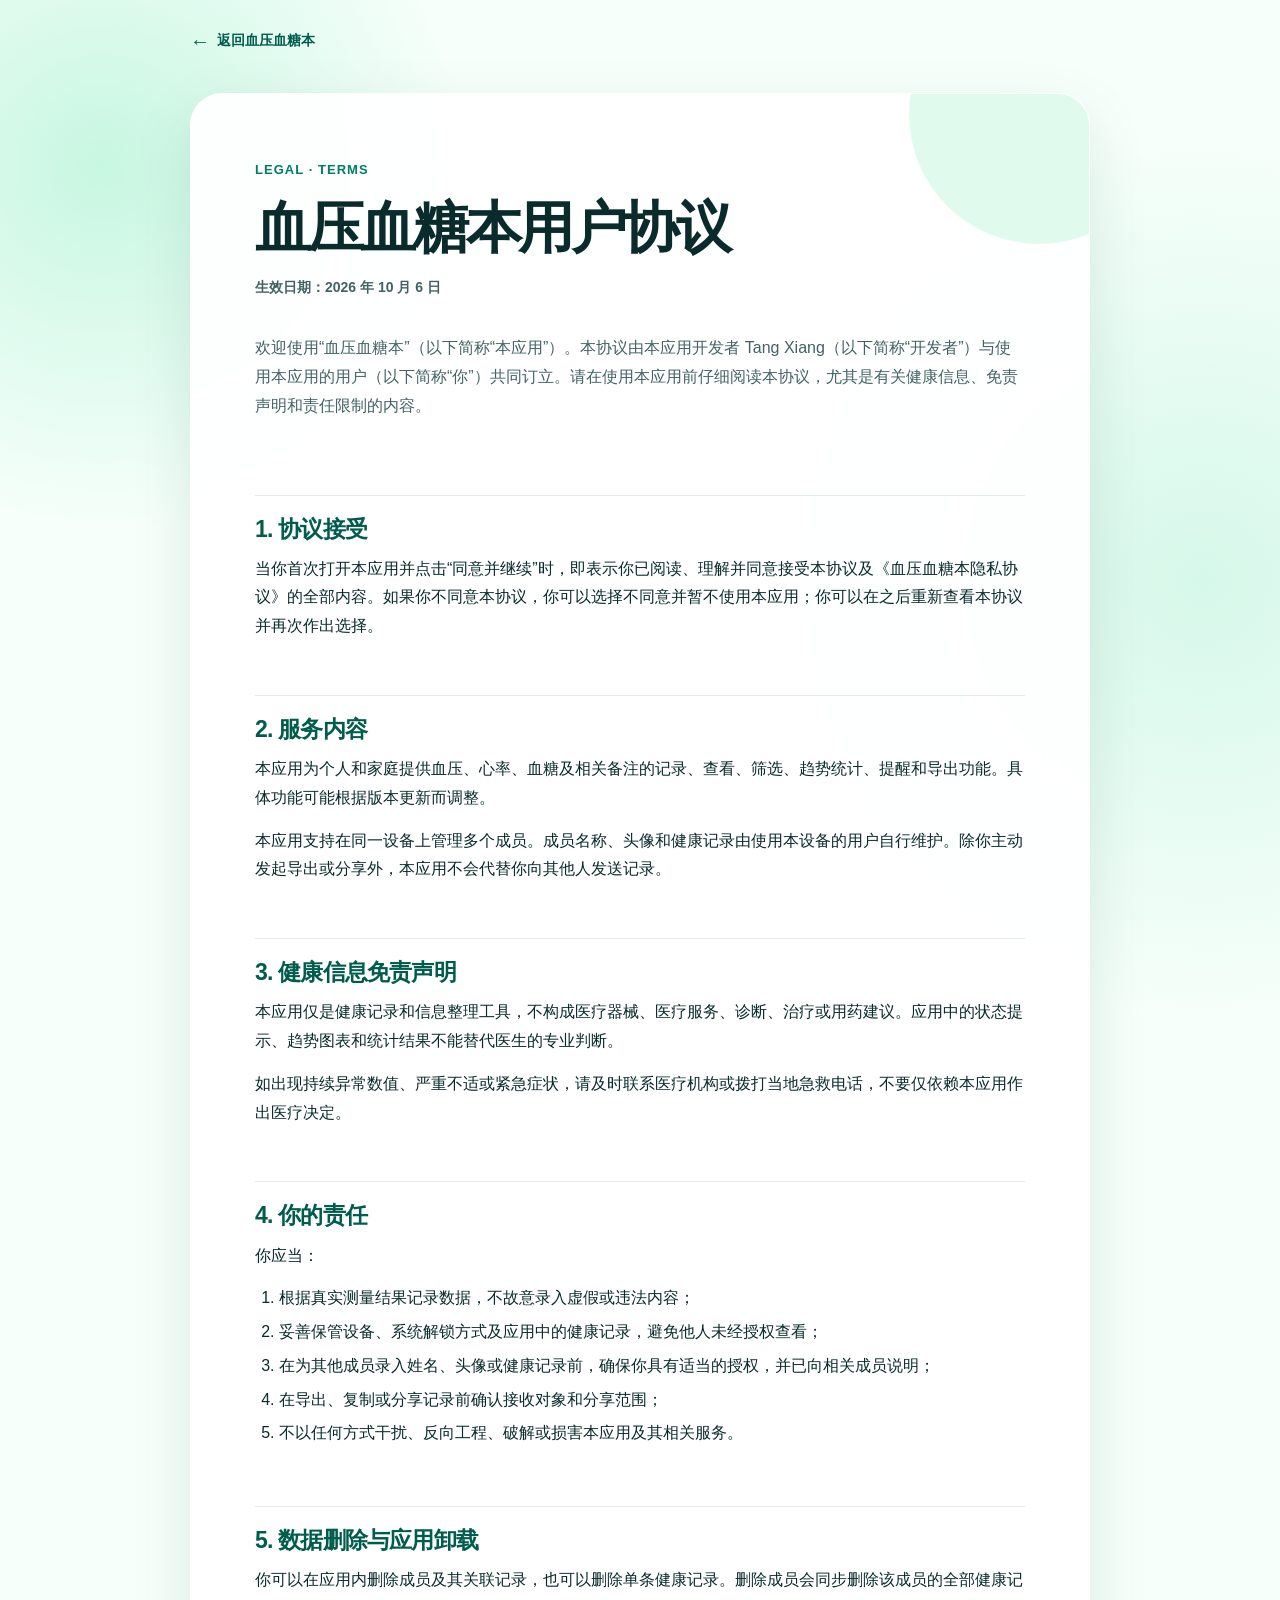
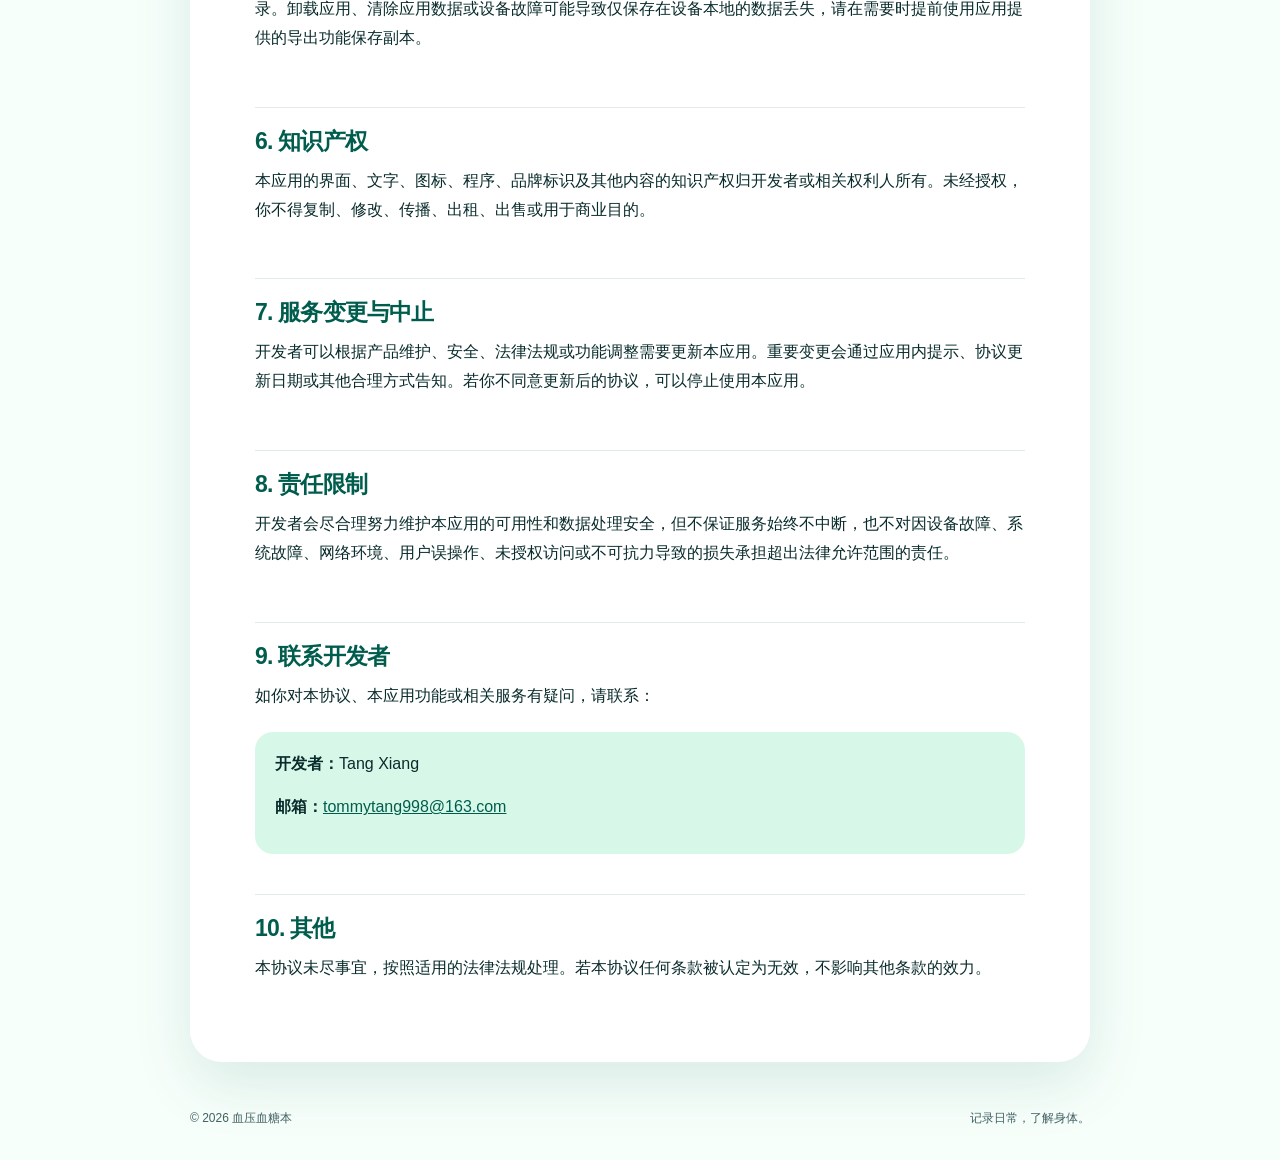
<file: healthnote-assets/user-agreement.html>
<!doctype html>
<html lang="zh-CN">
<head>
  <meta charset="utf-8">
  <meta name="viewport" content="width=device-width, initial-scale=1">
  <meta name="theme-color" content="#eafbf3">
  <meta name="description" content="血压血糖本用户协议">
  <title>血压血糖本用户协议</title>
  <style>
    :root {
      --ink: #092b2b;
      --ink-soft: #426264;
      --green: #007d62;
      --green-deep: #005d4d;
      --mint: #d7f8e9;
      --paper: rgba(255, 255, 255, .92);
      --line: rgba(0, 72, 56, .11);
      --shadow: 0 22px 60px rgba(0, 90, 66, .12);
    }

    * { box-sizing: border-box; }
    html { scroll-behavior: smooth; }
    body {
      margin: 0;
      color: var(--ink);
      background:
        radial-gradient(circle at 8% 6%, rgba(179, 243, 214, .7), transparent 23rem),
        radial-gradient(circle at 94% 21%, rgba(210, 247, 231, .9), transparent 28rem),
        #f7fffb;
      font-family: -apple-system, BlinkMacSystemFont, "SF Pro Display", "PingFang SC", "Helvetica Neue", sans-serif;
      line-height: 1.8;
    }

    a { color: var(--green-deep); }
    .shell { width: min(calc(100% - 40px), 900px); margin: 0 auto; }
    .site-header { padding: 28px 0 18px; }
    .back-link {
      display: inline-flex;
      align-items: center;
      gap: 7px;
      color: var(--green-deep);
      font-size: 14px;
      font-weight: 800;
      text-decoration: none;
    }
    .back-link span { font-size: 20px; line-height: 1; }
    .paper {
      position: relative;
      overflow: hidden;
      margin: 18px auto 46px;
      padding: clamp(28px, 6vw, 64px);
      border: 1px solid rgba(255, 255, 255, .85);
      border-radius: 32px;
      background: var(--paper);
      box-shadow: var(--shadow);
      backdrop-filter: blur(18px);
    }
    .paper::before {
      content: "";
      position: absolute;
      top: -110px;
      right: -80px;
      width: 260px;
      height: 260px;
      border-radius: 50%;
      background: rgba(183, 243, 215, .42);
      pointer-events: none;
    }
    .eyebrow { position: relative; margin: 0 0 12px; color: var(--green); font-size: 13px; font-weight: 800; letter-spacing: .08em; }
    h1, h2, h3, p { position: relative; }
    h1 { margin: 0; font-size: clamp(32px, 6vw, 56px); line-height: 1.2; letter-spacing: -.06em; }
    .effective-date { margin: 14px 0 34px; color: var(--ink-soft); font-size: 14px; font-weight: 700; }
    .lead { margin-bottom: 34px; color: var(--ink-soft); font-size: 16px; }
    section { position: relative; padding-top: 12px; }
    h2 { margin: 28px 0 10px; padding-top: 18px; border-top: 1px solid var(--line); color: var(--green-deep); font-size: 23px; line-height: 1.35; letter-spacing: -.035em; }
    p { margin: 0 0 14px; }
    ol { margin: 8px 0 18px; padding-left: 1.5em; }
    li { margin: 5px 0; }
    .contact { margin-top: 22px; padding: 18px 20px; border-radius: 18px; background: var(--mint); }
    .site-footer { display: flex; justify-content: space-between; gap: 16px; padding: 0 0 30px; color: var(--ink-soft); font-size: 12px; }
    @media (max-width: 640px) {
      .shell { width: min(calc(100% - 28px), 900px); }
      .site-header { padding-top: 20px; }
      .paper { margin-top: 12px; border-radius: 24px; }
      .site-footer { display: block; }
      .site-footer span { display: block; margin-top: 5px; }
    }
  </style>
</head>
<body>
  <header class="shell site-header">
    <a class="back-link" href="../healthnote-index.html"><span>←</span>返回血压血糖本</a>
  </header>

  <main class="shell">
    <article class="paper">
      <p class="eyebrow">LEGAL · TERMS</p>
      <h1>血压血糖本用户协议</h1>
      <p class="effective-date">生效日期：2026 年 10 月 6 日</p>

      <p class="lead">欢迎使用“血压血糖本”（以下简称“本应用”）。本协议由本应用开发者 Tang Xiang（以下简称“开发者”）与使用本应用的用户（以下简称“你”）共同订立。请在使用本应用前仔细阅读本协议，尤其是有关健康信息、免责声明和责任限制的内容。</p>

      <section>
        <h2>1. 协议接受</h2>
        <p>当你首次打开本应用并点击“同意并继续”时，即表示你已阅读、理解并同意接受本协议及《血压血糖本隐私协议》的全部内容。如果你不同意本协议，你可以选择不同意并暂不使用本应用；你可以在之后重新查看本协议并再次作出选择。</p>
      </section>

      <section>
        <h2>2. 服务内容</h2>
        <p>本应用为个人和家庭提供血压、心率、血糖及相关备注的记录、查看、筛选、趋势统计、提醒和导出功能。具体功能可能根据版本更新而调整。</p>
        <p>本应用支持在同一设备上管理多个成员。成员名称、头像和健康记录由使用本设备的用户自行维护。除你主动发起导出或分享外，本应用不会代替你向其他人发送记录。</p>
      </section>

      <section>
        <h2>3. 健康信息免责声明</h2>
        <p>本应用仅是健康记录和信息整理工具，不构成医疗器械、医疗服务、诊断、治疗或用药建议。应用中的状态提示、趋势图表和统计结果不能替代医生的专业判断。</p>
        <p>如出现持续异常数值、严重不适或紧急症状，请及时联系医疗机构或拨打当地急救电话，不要仅依赖本应用作出医疗决定。</p>
      </section>

      <section>
        <h2>4. 你的责任</h2>
        <p>你应当：</p>
        <ol>
          <li>根据真实测量结果记录数据，不故意录入虚假或违法内容；</li>
          <li>妥善保管设备、系统解锁方式及应用中的健康记录，避免他人未经授权查看；</li>
          <li>在为其他成员录入姓名、头像或健康记录前，确保你具有适当的授权，并已向相关成员说明；</li>
          <li>在导出、复制或分享记录前确认接收对象和分享范围；</li>
          <li>不以任何方式干扰、反向工程、破解或损害本应用及其相关服务。</li>
        </ol>
      </section>

      <section>
        <h2>5. 数据删除与应用卸载</h2>
        <p>你可以在应用内删除成员及其关联记录，也可以删除单条健康记录。删除成员会同步删除该成员的全部健康记录。卸载应用、清除应用数据或设备故障可能导致仅保存在设备本地的数据丢失，请在需要时提前使用应用提供的导出功能保存副本。</p>
      </section>

      <section>
        <h2>6. 知识产权</h2>
        <p>本应用的界面、文字、图标、程序、品牌标识及其他内容的知识产权归开发者或相关权利人所有。未经授权，你不得复制、修改、传播、出租、出售或用于商业目的。</p>
      </section>

      <section>
        <h2>7. 服务变更与中止</h2>
        <p>开发者可以根据产品维护、安全、法律法规或功能调整需要更新本应用。重要变更会通过应用内提示、协议更新日期或其他合理方式告知。若你不同意更新后的协议，可以停止使用本应用。</p>
      </section>

      <section>
        <h2>8. 责任限制</h2>
        <p>开发者会尽合理努力维护本应用的可用性和数据处理安全，但不保证服务始终不中断，也不对因设备故障、系统故障、网络环境、用户误操作、未授权访问或不可抗力导致的损失承担超出法律允许范围的责任。</p>
      </section>

      <section>
        <h2>9. 联系开发者</h2>
        <p>如你对本协议、本应用功能或相关服务有疑问，请联系：</p>
        <div class="contact">
          <p><strong>开发者：</strong>Tang Xiang</p>
          <p><strong>邮箱：</strong><a href="mailto:tommytang998@163.com">tommytang998@163.com</a></p>
        </div>
      </section>

      <section>
        <h2>10. 其他</h2>
        <p>本协议未尽事宜，按照适用的法律法规处理。若本协议任何条款被认定为无效，不影响其他条款的效力。</p>
      </section>
    </article>
  </main>

  <footer class="shell site-footer">
    <span>© 2026 血压血糖本</span>
    <span>记录日常，了解身体。</span>
  </footer>
</body>
</html>
</file>
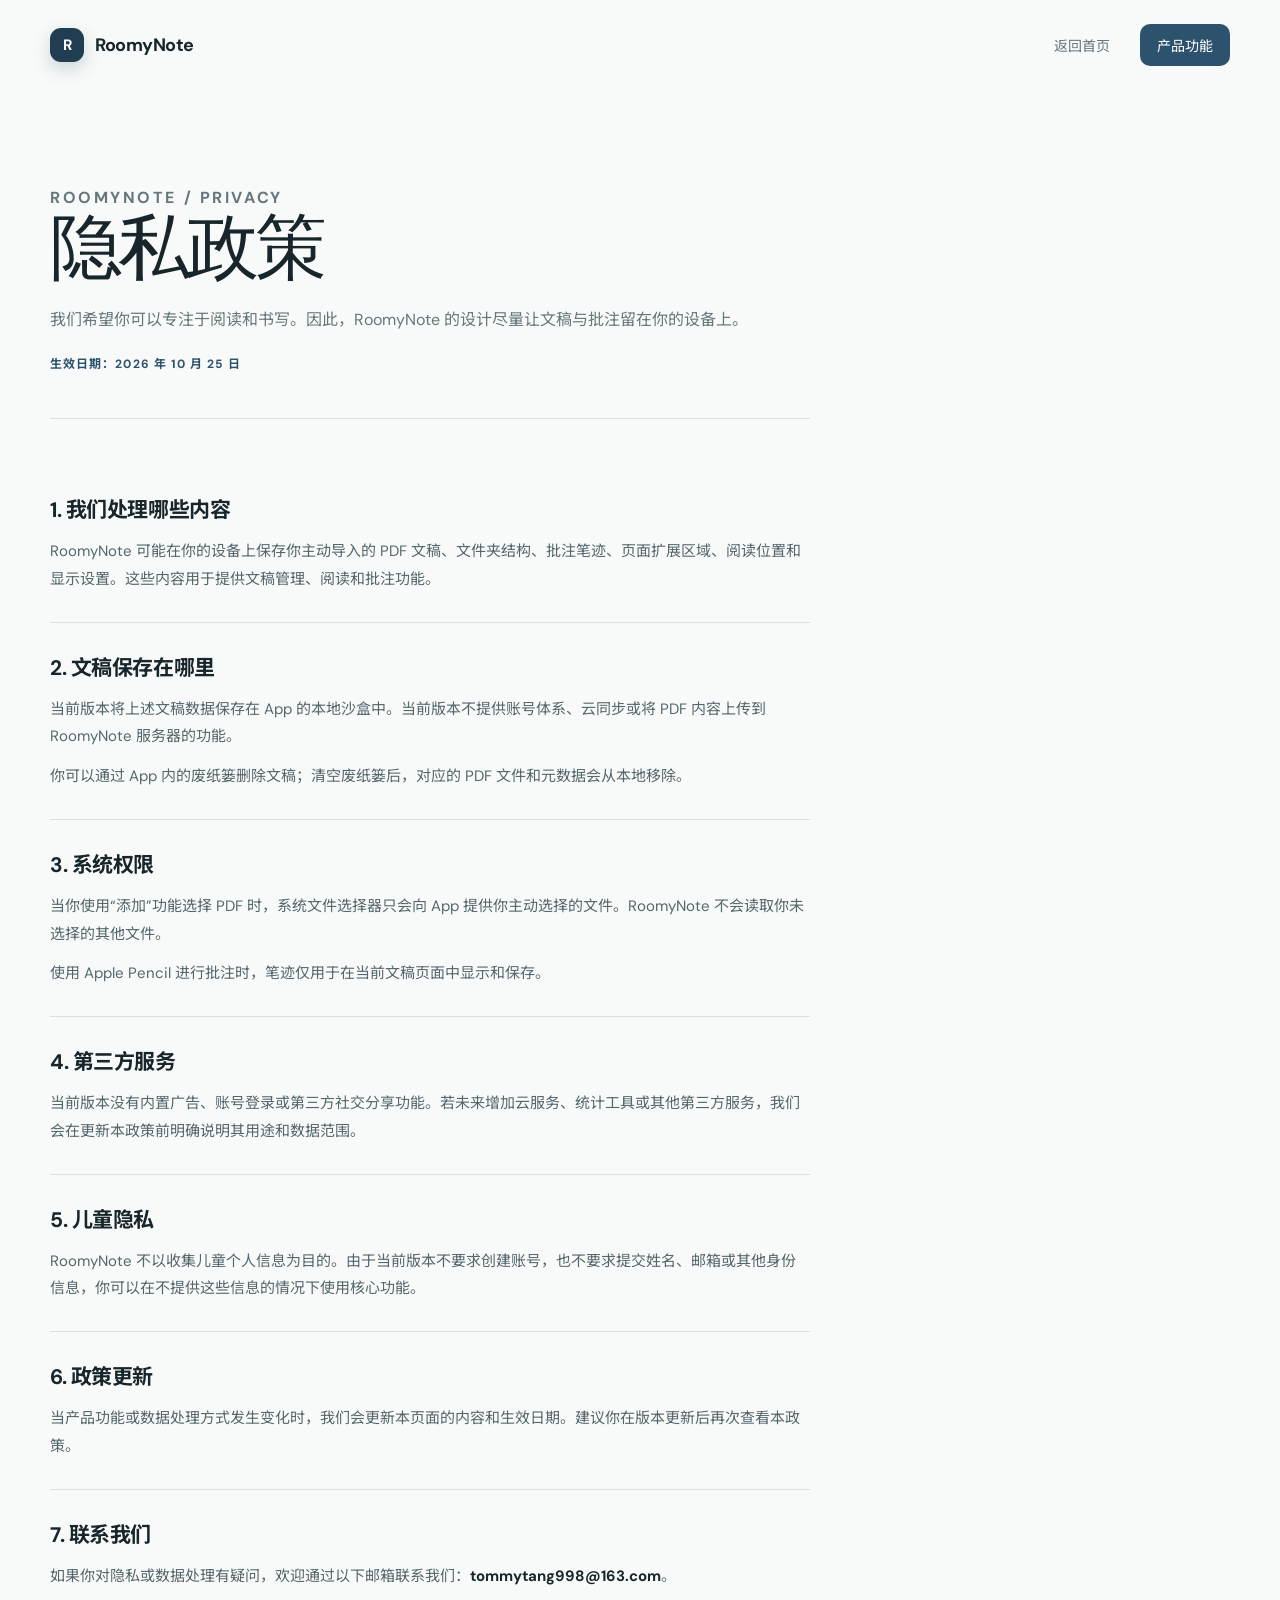
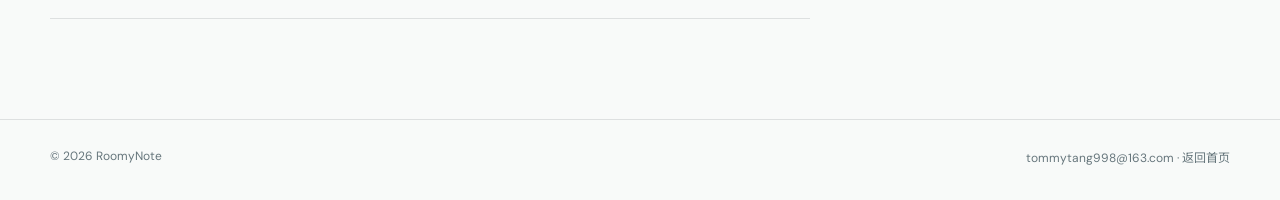
<file: roomynote/privacy.html>
<!doctype html>
<html lang="zh-CN">
<head>
  <meta charset="utf-8">
  <meta name="viewport" content="width=device-width, initial-scale=1">
  <meta name="description" content="RoomyNote 隐私政策。">
  <title>隐私政策 — RoomyNote</title>
  <link rel="stylesheet" href="styles.css">
</head>
<body class="legal-page">
  <header class="topbar">
    <div class="shell topbar-inner">
      <a class="brand" href="index.html" aria-label="返回 RoomyNote 首页"><span class="brand-mark">R</span><span class="brand-name">RoomyNote</span></a>
      <nav class="nav" aria-label="主导航"><a href="index.html">返回首页</a><a class="nav-cta" href="index.html#features">产品功能</a></nav>
    </div>
  </header>

  <main class="legal-main">
    <div class="shell">
      <header class="legal-header">
        <p class="eyebrow">RoomyNote / Privacy</p>
        <h1>隐私政策</h1>
        <p>我们希望你可以专注于阅读和书写。因此，RoomyNote 的设计尽量让文稿与批注留在你的设备上。</p>
        <div class="legal-meta">生效日期：2026 年 10 月 25 日</div>
      </header>

      <div class="legal-content">
        <section><h2>1. 我们处理哪些内容</h2><p>RoomyNote 可能在你的设备上保存你主动导入的 PDF 文稿、文件夹结构、批注笔迹、页面扩展区域、阅读位置和显示设置。这些内容用于提供文稿管理、阅读和批注功能。</p></section>
        <section><h2>2. 文稿保存在哪里</h2><p>当前版本将上述文稿数据保存在 App 的本地沙盒中。当前版本不提供账号体系、云同步或将 PDF 内容上传到 RoomyNote 服务器的功能。</p><p>你可以通过 App 内的废纸篓删除文稿；清空废纸篓后，对应的 PDF 文件和元数据会从本地移除。</p></section>
        <section><h2>3. 系统权限</h2><p>当你使用“添加”功能选择 PDF 时，系统文件选择器只会向 App 提供你主动选择的文件。RoomyNote 不会读取你未选择的其他文件。</p><p>使用 Apple Pencil 进行批注时，笔迹仅用于在当前文稿页面中显示和保存。</p></section>
        <section><h2>4. 第三方服务</h2><p>当前版本没有内置广告、账号登录或第三方社交分享功能。若未来增加云服务、统计工具或其他第三方服务，我们会在更新本政策前明确说明其用途和数据范围。</p></section>
        <section><h2>5. 儿童隐私</h2><p>RoomyNote 不以收集儿童个人信息为目的。由于当前版本不要求创建账号，也不要求提交姓名、邮箱或其他身份信息，你可以在不提供这些信息的情况下使用核心功能。</p></section>
        <section><h2>6. 政策更新</h2><p>当产品功能或数据处理方式发生变化时，我们会更新本页面的内容和生效日期。建议你在版本更新后再次查看本政策。</p></section>
        <section><h2>7. 联系我们</h2><p>如果你对隐私或数据处理有疑问，欢迎通过以下邮箱联系我们：<a href="mailto:tommytang998@163.com"><strong>tommytang998@163.com</strong></a>。</p></section>
      </div>
    </div>
  </main>

  <footer class="footer"><div class="shell footer-inner"><span>© 2026 RoomyNote</span><span><a href="mailto:tommytang998@163.com">tommytang998@163.com</a> · <a href="index.html">返回首页</a></span></div></footer>
</body>
</html>
</file>
<file: roomynote/styles.css>
@import url('https://fonts.googleapis.com/css2?family=DM+Sans:wght@400;500;600;700&family=Noto+Sans+SC:wght@400;500;600;700;800&display=swap');

:root {
  --ink: #18262b;
  --muted: #66767c;
  --blue: #2d526d;
  --blue-deep: #203d52;
  --blue-soft: #e7eef2;
  --paper: #fbfcfb;
  --line: rgba(24, 38, 43, .12);
  --shadow: 0 24px 70px rgba(27, 54, 68, .14);
  --serif: Georgia, 'Times New Roman', serif;
}

* { box-sizing: border-box; }

html { scroll-behavior: smooth; }

body {
  margin: 0;
  color: var(--ink);
  background: #f5f8f8;
  font-family: 'DM Sans', 'Noto Sans SC', -apple-system, BlinkMacSystemFont, 'Segoe UI', sans-serif;
  -webkit-font-smoothing: antialiased;
}

a { color: inherit; text-decoration: none; }

.shell { width: min(1180px, calc(100% - 48px)); margin: 0 auto; }

.topbar {
  position: relative;
  z-index: 5;
  padding: 24px 0;
}

.topbar-inner { display: flex; align-items: center; justify-content: space-between; }

.brand { display: inline-flex; align-items: center; gap: 11px; font-weight: 700; letter-spacing: -.03em; }

.brand-mark {
  display: grid;
  width: 34px;
  height: 34px;
  place-items: center;
  color: white;
  background: var(--blue-deep);
  border-radius: 11px;
  font-size: 15px;
  box-shadow: 0 7px 18px rgba(32, 61, 82, .2);
}

.brand-name { font-size: 18px; }

.nav { display: flex; align-items: center; gap: 30px; color: var(--muted); font-size: 14px; }
.nav a { transition: color .2s ease; }
.nav a:hover { color: var(--ink); }
.nav .nav-cta { color: white; background: var(--blue); padding: 11px 17px; border-radius: 10px; }

.hero { position: relative; padding: 68px 0 112px; overflow: hidden; }
.hero::before {
  position: absolute;
  z-index: -1;
  top: -180px;
  right: -180px;
  width: 650px;
  height: 650px;
  border-radius: 50%;
  background: radial-gradient(circle, rgba(174, 206, 219, .42), rgba(245, 248, 248, 0) 68%);
  content: '';
}

.hero-grid { display: grid; grid-template-columns: .84fr 1.16fr; gap: 78px; align-items: center; }
.eyebrow { margin: 0 0 20px; color: var(--blue); font-size: 12px; font-weight: 700; letter-spacing: .16em; text-transform: uppercase; }
.hero h1 { max-width: 540px; margin: 0; font-family: var(--serif); font-size: clamp(48px, 6vw, 82px); font-weight: 500; letter-spacing: -.055em; line-height: .98; }
.hero h1 em { color: var(--blue); font-style: normal; }
.hero-copy { max-width: 440px; margin: 26px 0 0; color: var(--muted); font-size: 18px; line-height: 1.7; }
.hero-actions { display: flex; flex-wrap: wrap; gap: 12px; margin-top: 34px; }
.button { display: inline-flex; align-items: center; justify-content: center; min-height: 46px; padding: 0 18px; border: 1px solid var(--line); border-radius: 12px; font-size: 14px; font-weight: 600; transition: transform .2s ease, box-shadow .2s ease, background .2s ease; }
.button:hover { transform: translateY(-2px); box-shadow: 0 10px 22px rgba(24, 38, 43, .1); }
.button-primary { color: white; border-color: var(--blue); background: var(--blue); }
.button-secondary { background: rgba(255, 255, 255, .64); }

.device-wrap { position: relative; }
.device-wrap::before { position: absolute; top: 16%; right: -6%; width: 54%; height: 66%; border-radius: 50%; background: rgba(176, 205, 216, .48); filter: blur(44px); content: ''; }
.device { position: relative; padding: 11px; border: 1px solid rgba(255,255,255,.82); border-radius: 27px; background: #1e2a2f; box-shadow: var(--shadow); transform: rotate(1.2deg); }
.device img { display: block; width: 100%; border-radius: 17px; }
.device-caption { display: flex; justify-content: space-between; margin-top: 14px; color: rgba(255,255,255,.7); font-size: 11px; letter-spacing: .06em; text-transform: uppercase; }
.device-caption strong { color: white; font-weight: 500; }

.section { padding: 110px 0; border-top: 1px solid var(--line); }
.section-kicker { margin: 0 0 16px; color: var(--blue); font-size: 12px; font-weight: 700; letter-spacing: .15em; text-transform: uppercase; }
.section-heading { display: flex; justify-content: space-between; gap: 40px; align-items: end; margin-bottom: 48px; }
.section-heading h2 { max-width: 650px; margin: 0; font-family: var(--serif); font-size: clamp(36px, 4.5vw, 60px); font-weight: 500; letter-spacing: -.045em; line-height: 1.02; }
.section-heading p { max-width: 330px; margin: 0; color: var(--muted); font-size: 15px; line-height: 1.7; }

.feature-grid { display: grid; grid-template-columns: repeat(3, 1fr); gap: 16px; }
.feature-card { min-height: 270px; padding: 28px; border: 1px solid var(--line); border-radius: 20px; background: rgba(255,255,255,.57); }
.feature-card:nth-child(2) { background: #e8f0f3; }
.feature-number { color: var(--blue); font-size: 12px; font-weight: 700; }
.feature-card h3 { margin: 72px 0 13px; font-size: 22px; letter-spacing: -.03em; }
.feature-card p { margin: 0; color: var(--muted); font-size: 14px; line-height: 1.7; }

.story { display: grid; grid-template-columns: 1fr 1fr; gap: 90px; align-items: center; }
.story-copy h2 { max-width: 510px; margin: 0; font-family: var(--serif); font-size: clamp(36px, 4vw, 56px); font-weight: 500; letter-spacing: -.045em; line-height: 1.03; }
.story-copy p { max-width: 460px; margin: 24px 0 0; color: var(--muted); font-size: 16px; line-height: 1.8; }
.workflow { display: grid; gap: 14px; }
.workflow-item { display: grid; grid-template-columns: 46px 1fr; gap: 20px; align-items: start; padding: 20px 0; border-bottom: 1px solid var(--line); }
.workflow-item:first-child { border-top: 1px solid var(--line); }
.workflow-num { display: grid; width: 38px; height: 38px; place-items: center; color: white; border-radius: 50%; background: var(--blue); font-size: 13px; }
.workflow-item h3 { margin: 1px 0 7px; font-size: 17px; }
.workflow-item p { margin: 0; color: var(--muted); font-size: 14px; line-height: 1.6; }

.cta { padding: 62px 0 86px; }
.cta-panel { display: flex; align-items: center; justify-content: space-between; gap: 30px; padding: 44px 48px; border-radius: 22px; color: white; background: var(--blue-deep); box-shadow: 0 18px 42px rgba(32, 61, 82, .2); }
.cta-panel h2 { margin: 0; font-family: var(--serif); font-size: clamp(30px, 4vw, 46px); font-weight: 500; letter-spacing: -.04em; }
.cta-panel p { margin: 11px 0 0; color: rgba(255,255,255,.68); font-size: 14px; }
.cta-panel .button { color: var(--ink); border-color: white; background: white; white-space: nowrap; }

.footer { padding: 28px 0 34px; border-top: 1px solid var(--line); color: var(--muted); font-size: 12px; }
.footer-inner { display: flex; justify-content: space-between; gap: 20px; }
.footer a:hover { color: var(--ink); }

.legal-page { background: #f8faf9; }
.legal-main { padding: 72px 0 100px; }
.legal-header { max-width: 760px; padding-bottom: 46px; border-bottom: 1px solid var(--line); }
.legal-header h1 { margin: 0; font-family: var(--serif); font-size: clamp(44px, 6vw, 72px); font-weight: 500; letter-spacing: -.05em; line-height: 1; }
.legal-header p { margin: 22px 0 0; color: var(--muted); font-size: 16px; line-height: 1.75; }
.legal-meta { margin-top: 20px; color: var(--blue); font-size: 12px; font-weight: 700; letter-spacing: .09em; text-transform: uppercase; }
.legal-content { max-width: 760px; padding-top: 46px; }
.legal-content section { padding: 28px 0; border-bottom: 1px solid var(--line); }
.legal-content h2 { margin: 0 0 14px; font-size: 21px; letter-spacing: -.02em; }
.legal-content p, .legal-content li { color: #55666c; font-size: 15px; line-height: 1.85; }
.legal-content p { margin: 0 0 12px; }
.legal-content p:last-child { margin-bottom: 0; }
.legal-content ul { margin: 10px 0 0; padding-left: 22px; }
.legal-content strong { color: var(--ink); }

@media (max-width: 900px) {
  .hero-grid, .story { grid-template-columns: 1fr; gap: 52px; }
  .hero { padding-top: 42px; }
  .device-wrap { max-width: 700px; }
  .section-heading { display: block; }
  .section-heading p { margin-top: 20px; }
}

@media (max-width: 640px) {
  .shell { width: min(100% - 32px, 1180px); }
  .topbar { padding: 18px 0; }
  .nav { gap: 14px; font-size: 12px; }
  .nav a:not(.nav-cta) { display: none; }
  .nav .nav-cta { padding: 10px 13px; }
  .hero { padding: 42px 0 72px; }
  .hero h1 { font-size: 54px; }
  .hero-copy { font-size: 16px; }
  .section { padding: 72px 0; }
  .feature-grid { grid-template-columns: 1fr; }
  .feature-card { min-height: 220px; }
  .feature-card h3 { margin-top: 42px; }
  .cta-panel { display: block; padding: 32px 26px; }
  .cta-panel .button { margin-top: 25px; }
  .footer-inner { display: block; }
  .footer-inner > * + * { display: block; margin-top: 12px; }
  .legal-main { padding: 48px 0 72px; }
}
</file>
